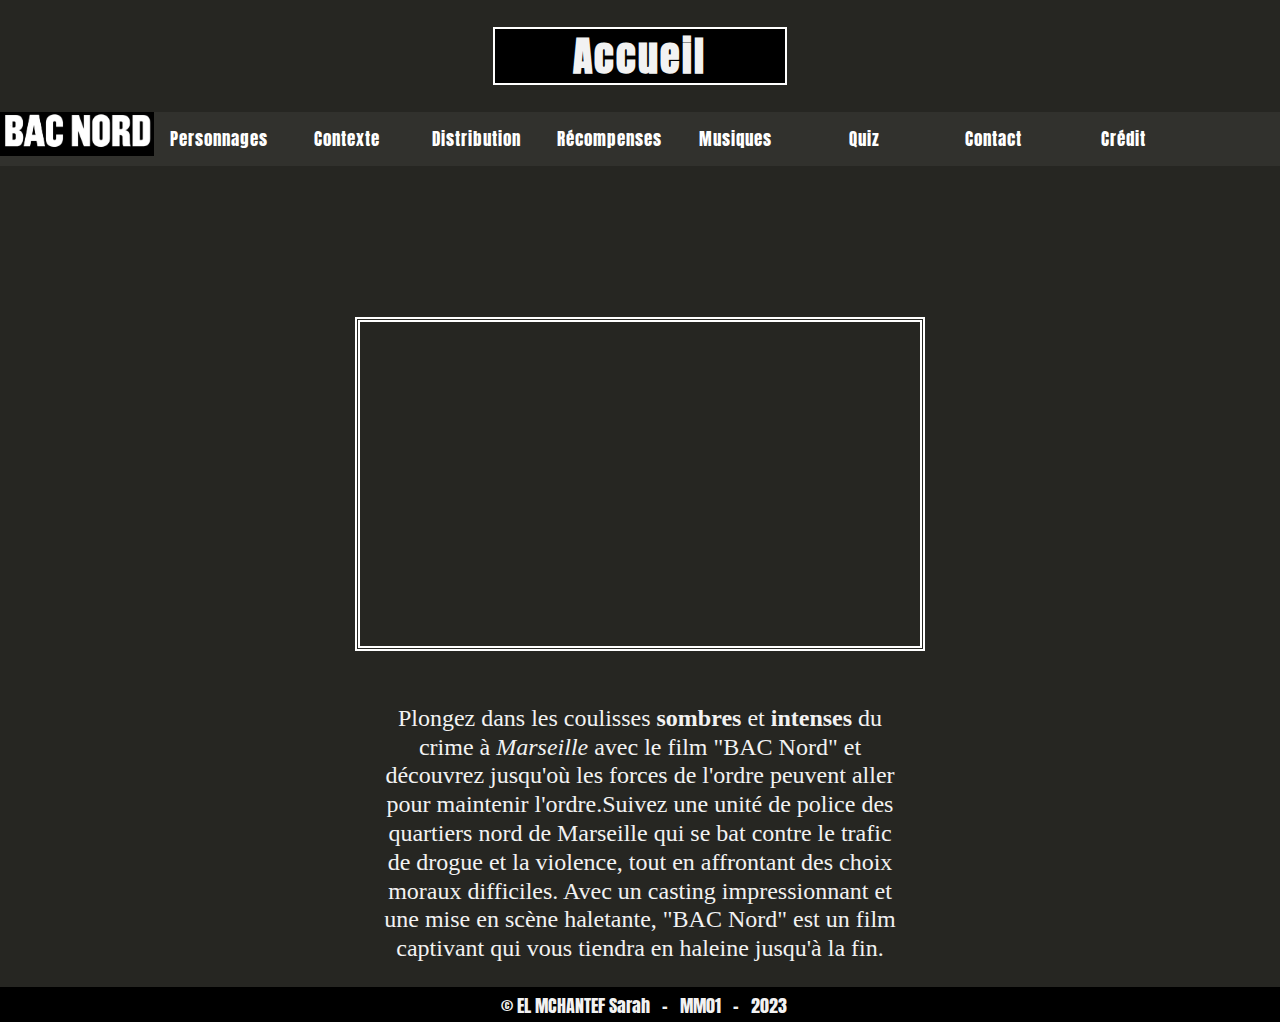
<file: index.html>
<!DOCTYPE html>
<html lang="fr">

<head>
  <meta charset="UTF-8">
  <meta http-equiv="X-UA-Compatible" content="IE=edge">
  <meta name="viewport" content="width=device-width, initial-scale=1.0">
  <meta name="keywords" content="Bac Nord, Action, Police">
  <meta name="description" content="Site pour les fans du film BAC Nord ou les personnes s'y interessant">
  <meta name="author" content="Sarah EL MCHANTEF">
  <title>Accueil</title>
  <!--On associe la page html à une feuille de style-->
  <link rel="stylesheet" href="style/style.css">

  <!--On importe les favicons-->
  <link rel="apple-touch-icon" sizes="180x180" href="img/favicon 180x180.jpg">
  <link rel="icon" type="image/png" sizes="32x32" href="img/favicon 32x32.jpg">
  <link rel="icon" type="image/png" sizes="16x16" href="img/favicon 16x16.jpg">
  <link rel="manifest" href="img/favicon 16x16.jpg">

</head>

<body>
  <div class="bacnord">
    <h1>Accueil</h1>
  </div>
  <nav>

    <div class="navbar">

      <div id="brand">
        <!-- On retrouve dans le header tout le menu ainsi que le logo-->
        <header>
          <a href="index.html">
            <div class="logo"><img src="img/1062812_1600x450 (1).jpg" alt="logo_bacnord">
          </a>
      </div>

      <div class="Navigation">
        <div id="hamburger">
          <!--Div qui sert de "pointeur" pour remplir le #hamburger-sidebar -->
          <div id="hamburger-content">
            <div class="dropdown">

              <!-- Tout le menu et le sous-menu-->
              <button class="dropbtn">
                <a> Personnages</a>
                <i class="fa fa-caret-down"></i>
              </button>
              <div class="dropdown-content">
                <a href="page/synopsis.html">Synopsis</a>
                <a href="page/acteurs.html">Acteurs</a>
              </div>
            </div>

            <div class="dropdown">
              <button class="dropbtn">
                <a> Contexte</a>
                <i class="fa fa-caret-down"></i>
              </button>
              <div class="dropdown-content">
                <a href="page/histoire.html">Histoire Vraie</a>
              </div>
            </div>

            <div class="dropdown">
              <button class="dropbtn">
                <a href="page/distribution.html"> Distribution</a>
                <i class="fa fa-caret-down"></i>
              </button>
            </div>

            <div class="dropdown">
              <button class="dropbtn">
                <a href="page/récompenses.html">Récompenses</a>
                <i class="fa fa-caret-down"></i>
              </button>
            </div>


            <div class="dropdown">
              <button class="dropbtn">
                <a href="page/musique.html">Musiques</a>
                <i class="fa fa-caret-down"></i>
              </button>
            </div>


            <div class="dropdown">
              <button class="dropbtn">
                <a href="page/quiz.html">Quiz</a>
                <i class="fa fa-caret-down"></i>
              </button>
            </div>

            <div class="dropdown">
              <button class="dropbtn">
                <a href="page/contacts.html">Contact</a>
                <i class="fa fa-caret-down"></i>
              </button>
            </div>

            <div class="dropdown">
              <button class="dropbtn">
                <a href="page/crédit.html">Crédit</a>
                <i class="fa fa-caret-down"></i>
              </button>
            </div>


          </div>
        </div>
        <!-- Le bouton du menu burger et sa forme-->
        <button id="hamburger-button">&#9776;</button>
        <!--L'endroit où apparaitra le menu et sous-menu lorsque l'on clique sur le bouton burger-->
        <div id="hamburger-sidebar">
          <div id="hamburger-sidebar-header"></div>
          <div id="hamburger-sidebar-body"></div>
        </div>

        <!-- Un calque pour rendre le contenu de fond plus sombre-->
        <div id="hamburger-overlay"></div>
      </div>
    </div>
  </nav>
  <br><br><br><br>
  <!-- le contenue de la page accueil-->
  <div class="bandeannonce">
    <iframe width="560" height="315" src="https://www.youtube.com/embed/iyVLnChTs8w" title="YouTube video player"
      frameborder="0"
      allow="accelerometer; autoplay; clipboard-write; encrypted-media; gyroscope; picture-in-picture; web-share"
      allowfullscreen></iframe>
  </div>

  </div>
  <br>
  <div class="texteaccueil">
    <p>Plongez dans les coulisses<strong> sombres</strong> et <strong>intenses</strong> du crime à<em> Marseille</em>
      avec le film "BAC Nord" et découvrez jusqu'où les forces de l'ordre peuvent aller pour maintenir l'ordre.Suivez
      une unité de police des quartiers nord de Marseille qui se bat contre le trafic de drogue et la violence, tout
      en affrontant des choix moraux difficiles. Avec un casting impressionnant et une mise en scène haletante, "BAC
      Nord" est un film captivant qui vous tiendra en haleine jusqu'à la fin.</p>

  </div>


  <!-- Script pour afficher le menu et la sidebar lorsque l'on clique sur le bouton burger-->
  <script type="text/javascript">
    var content = document.querySelector('#hamburger-content');
    var sidebarBody = document.querySelector('#hamburger-sidebar-body');
    var button = document.querySelector('#hamburger-button');
    var overlay = document.querySelector('#hamburger-overlay');
    var activatedClass = 'hamburger-activated';
    var hamburger = document.querySelector('#hamburger');

    sidebarBody.innerHTML = content.innerHTML;

    //Lorsque l'on clique sur le bouton on ajoute la class 'hamburger-activated' à la div hamburger, lorsque l'on reclique dessus cette class disparait.
    button.addEventListener('click', function (e) {
      e.preventDefault();
      this.parentNode.classList.toggle(activatedClass);
    });

    overlay.addEventListener('click', function (e) {
      e.preventDefault();

      this.parentNode.classList.remove(activatedClass);
    });

  </script>

</body>



<!--Footer avec le nom et prénom du développeur, la matière et l'année-->
<footer>
  <p><a href="mailto:sarah.el_mchantef@utt.fr" class="foot">© EL MCHANTEF Sarah &nbsp&nbsp-&nbsp &nbspMM01

      &nbsp&nbsp-&nbsp &nbsp2023</a></p>
</footer>

</html>
</file>
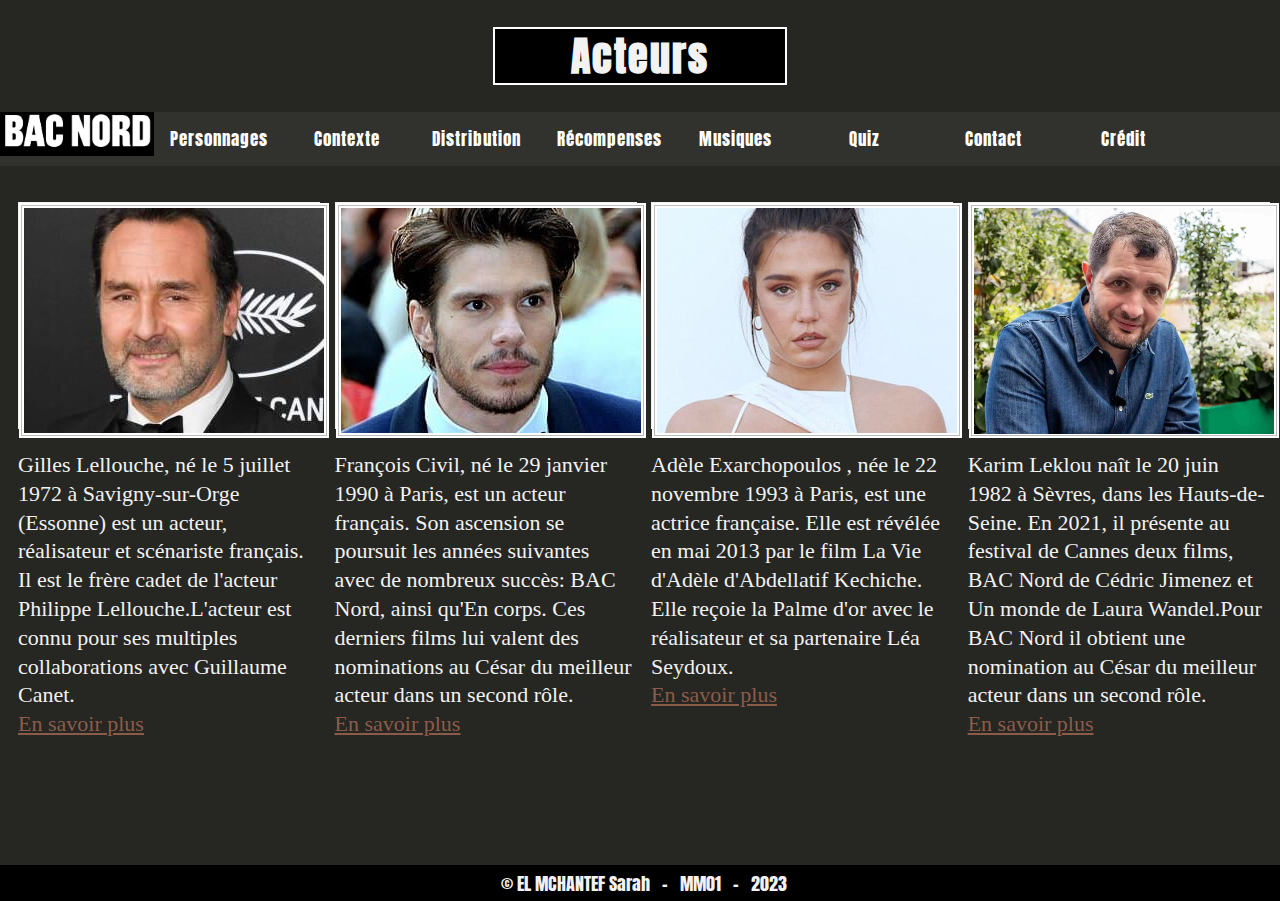
<file: page/acteurs.html>
<!DOCTYPE html>
<html lang="fr">

<head>
  <meta charset="UTF-8">
  <meta http-equiv="X-UA-Compatible" content="IE=edge">
  <meta name="viewport" content="width=device-width, initial-scale=1.0">
  <meta name="keywords" content="Bac Nord, Action, Police">
  <meta name="description" content="Site pour les fans du film BAC Nord ou les personnes s'y interessant">
  <meta name="author" content="Sarah EL MCHANTEF">
  <title>Acteurs</title>
  <!--On associe la page html à une feuille de style-->
  <link rel="stylesheet" href="../style/style.css">
  <!--On importe les favicons-->
  <link rel="apple-touch-icon" sizes="180x180" href="../img/favicon 180x180.jpg">
  <link rel="icon" type="image/jpg" sizes="32x32" href="../img/favicon 32x32.jpg">
  <link rel="icon" type="image/jpg" sizes="16x16" href="../img/favicon 16x16.jpg">
  <link rel="manifest" href="../img/favicon 16x16.jpg">
</head>

<body>
  <div class="bacnord">
    <h1>Acteurs</h1>
  </div>
  <nav>

    <div class="navbar">

      <div id="brand">
        <!-- On retrouve dans le header tout le menu ainsi que le logo-->
        <header>
          <a href="../index.html">
            <div class="logo"><img src="../img/1062812_1600x450 (1).jpg" alt="logo_bacnord">
          </a>
      </div>

      <div class="Navigation">
        <div id="hamburger">
          <!--Div qui sert de "pointeur" pour remplir le #hamburger-sidebar -->
          <div id="hamburger-content">
            <!-- Tout le menu et le sous-menu-->
            <div class="dropdown">
              <button class="dropbtn">
                <a>Personnages</a>
                <i class="fa fa-caret-down"></i>
              </button>
              <div class="dropdown-content">
                <a href="synopsis.html">Synopsis</a>
                <a href="acteurs.html">Acteurs</a>
              </div>
            </div>

            <div class="dropdown">
              <button class="dropbtn">
                <a> Contexte</a>
                <i class="fa fa-caret-down"></i>
              </button>
              <div class="dropdown-content">
                <a href="histoire.html">Histoire Vraie</a>
              </div>
            </div>

            <div class="dropdown">
              <button class="dropbtn">
                <a href="distribution.html"> Distribution</a>
                <i class="fa fa-caret-down"></i>
              </button>
            </div>

            <div class="dropdown">
              <button class="dropbtn">
                <a href="récompenses.html">Récompenses</a>
                <i class="fa fa-caret-down"></i>
              </button>
            </div>


            <div class="dropdown">
              <button class="dropbtn">
                <a href="musique.html">Musiques</a>
                <i class="fa fa-caret-down"></i>
              </button>
            </div>


            <div class="dropdown">
              <button class="dropbtn">
                <a href="quiz.html">Quiz</a>
                <i class="fa fa-caret-down"></i>
              </button>
            </div>

            <div class="dropdown">
              <button class="dropbtn">
                <a href="contacts.html">Contact</a>
                <i class="fa fa-caret-down"></i>
              </button>
            </div>

            <div class="dropdown">
              <button class="dropbtn">
                <a href="crédit.html">Crédit</a>
                <i class="fa fa-caret-down"></i>
              </button>
            </div>


          </div>
        </div>
        <!-- Le bouton du menu burger et sa forme-->
        <button id="hamburger-button">&#9776;</button>
        <!--L'endroit où apparaitra le menu et sous-menu lorsque l'on clique sur le bouton burger-->
        <div id="hamburger-sidebar">
          <div id="hamburger-sidebar-header"></div>
          <div id="hamburger-sidebar-body"></div>
        </div>

        <!-- Un calque pour rendre le contenu de fond plus sombre-->
        <div id="hamburger-overlay"></div>
      </div>
    </div>
  </nav>
  <!--carte de Gilles qui se  quand la souris passe au dessus-->
  <div class="image">
    <div class="greg">
      <div class="flip-card">
        <div class="flip-card-inner">
          <div class="flip-card-front">
            <img src="../img/Gilleslellouche (1).jpg" alt="Avatar" style="width: auto;">
          </div>

          <div class="flip-card-back">
            <h1 class="titreacteurs">Gilles Lellouche</h1>
            <p>Rôle: Greg</p>
            <p>Age:50 ans</p>
            <p>Nationalité: Française</p>

          </div>
        </div>
      </div>
      <div class="texteacteurs">
        <p>Gilles Lellouche, né le 5 juillet 1972 à Savigny-sur-Orge (Essonne) est un acteur,
          réalisateur et scénariste français. Il est le frère cadet de l'acteur Philippe Lellouche.L'acteur est connu
          pour
          ses multiples collaborations avec Guillaume Canet.<br><a href="https://fr.wikipedia.org/wiki/Gilles_Lellouche"
            class="ensavoirplus" target="_blank">En savoir plus</a>
        </p>
      </div>
    </div>
    <!--carte d'Antoine qui se  quand la souris passe au dessus-->
    <div class="Antoine">
      <div class="flip-card">
        <div class="flip-card-inner">
          <div class="flip-card-front">
            <img src="../img/François_Civil (1).jpg" alt="Avatar" style="width: auto;">
          </div>

          <div class="flip-card-back">

            <h1 class="titreacteurs">François Civil</h1>
            <p>Rôle: Antoine</p>
            <p>Age:33 ans</p>
            <p>Nationalité: Française</p>

          </div>
        </div>
      </div>
      <div class="texteacteurs">
        <p>François Civil, né le 29 janvier 1990 à Paris, est un acteur français.
          Son ascension se poursuit les années suivantes avec de nombreux succès: BAC Nord, ainsi qu'En corps. Ces
          derniers films lui valent des nominations au César du meilleur acteur
          dans un second rôle.<br><a href="https://fr.wikipedia.org/wiki/Fran%C3%A7ois_Civil" class="ensavoirplus"
            target="_blank">En savoir plus</a>
        <p>
        </p>
      </div>
    </div>

    <!--carte d'Adele qui se  quand la souris passe au dessus-->
    <div class="Adele">
      <div class="flip-card">
        <div class="flip-card-inner">
          <div class="flip-card-front">
            <img src="../img/adeleextra (2) (1).jpg" alt="Avatar" style="width:100%;">
          </div>
          <div class="flip-card-back">

            <h1 class="titreacteurs">Adele Exarchopoulos</h1>
            <p>Rôle: Nora</p>
            <p>Age:29 ans</p>
            <p>Nationalité: Française</p>

          </div>
        </div>
      </div>
      <div class="texteacteurs">
        <p>Adèle Exarchopoulos , née le 22 novembre 1993 à Paris, est une actrice française.

          Elle est révélée en mai 2013 par le film La Vie d'Adèle d'Abdellatif Kechiche. Elle reçoie la Palme d'or avec
          le réalisateur et sa partenaire Léa Seydoux.<br><a
            href="https://fr.wikipedia.org/wiki/Ad%C3%A8le_Exarchopoulos" class="ensavoirplus" target="_blank">En savoir
            plus</a></p>
      </div>
    </div>

    <!--carte de Karim qui se  quand la souris passe au dessus-->
    <div class="Karim">
      <div class="flip-card">
        <div class="flip-card-inner">
          <div class="flip-card-front">
            <img src="../img/karim.jpg" alt="Avatar" style="width:300px;height:225;">
          </div>
          <div class="flip-card-back">
            <h1 class="titreacteurs">Karim Leklou</h1>
            <p>Rôle: Yass</p>
            <p>Age:40 ans</p>
            <p>Nationalité: Française</p>


          </div>
        </div>
      </div>
      <div class="texteacteurs">
        <p>Karim Leklou naît le 20 juin 1982 à Sèvres, dans les Hauts-de-Seine. En
          2021, il présente au festival de Cannes deux films, BAC Nord de Cédric Jimenez et Un monde de Laura
          Wandel.Pour
          BAC Nord il obtient une nomination au César du meilleur acteur dans un second rôle.<br><a
            href="https://fr.wikipedia.org/wiki/Karim_Leklou" class="ensavoirplus" target="_blank">En savoir plus</a>
        </p>
      </div>
    </div>
  </div>

  </div>
  <br><br>
  <!-- Script pour afficher le menu et la sidebar lorsque l'on clique sur le bouton burger-->
  <script type="text/javascript">
    var content = document.querySelector('#hamburger-content');
    var sidebarBody = document.querySelector('#hamburger-sidebar-body');
    var button = document.querySelector('#hamburger-button');
    var overlay = document.querySelector('#hamburger-overlay');
    var activatedClass = 'hamburger-activated';
    var hamburger = document.querySelector('#hamburger');

    sidebarBody.innerHTML = content.innerHTML;

    //Lorsque l'on clique sur le bouton on ajoute la class 'hamburger-activated' à la div hamburger, lorsque l'on reclique dessus cette class disparait.
    button.addEventListener('click', function (e) {
      e.preventDefault();
      this.parentNode.classList.toggle(activatedClass);
    });

    overlay.addEventListener('click', function (e) {
      e.preventDefault();

      this.parentNode.classList.remove(activatedClass);
    });

  </script>
  <br>
</body>


<!--Footer avec le nom et prénom du développeur, la matière et l'année-->
<footer>
  <p><a href="mailto:sarah.el_mchantef@utt.fr" class="foot">© EL MCHANTEF Sarah &nbsp&nbsp-&nbsp &nbspMM01
      &nbsp&nbsp-&nbsp &nbsp2023</a></p>
</footer>

</html>
</file>
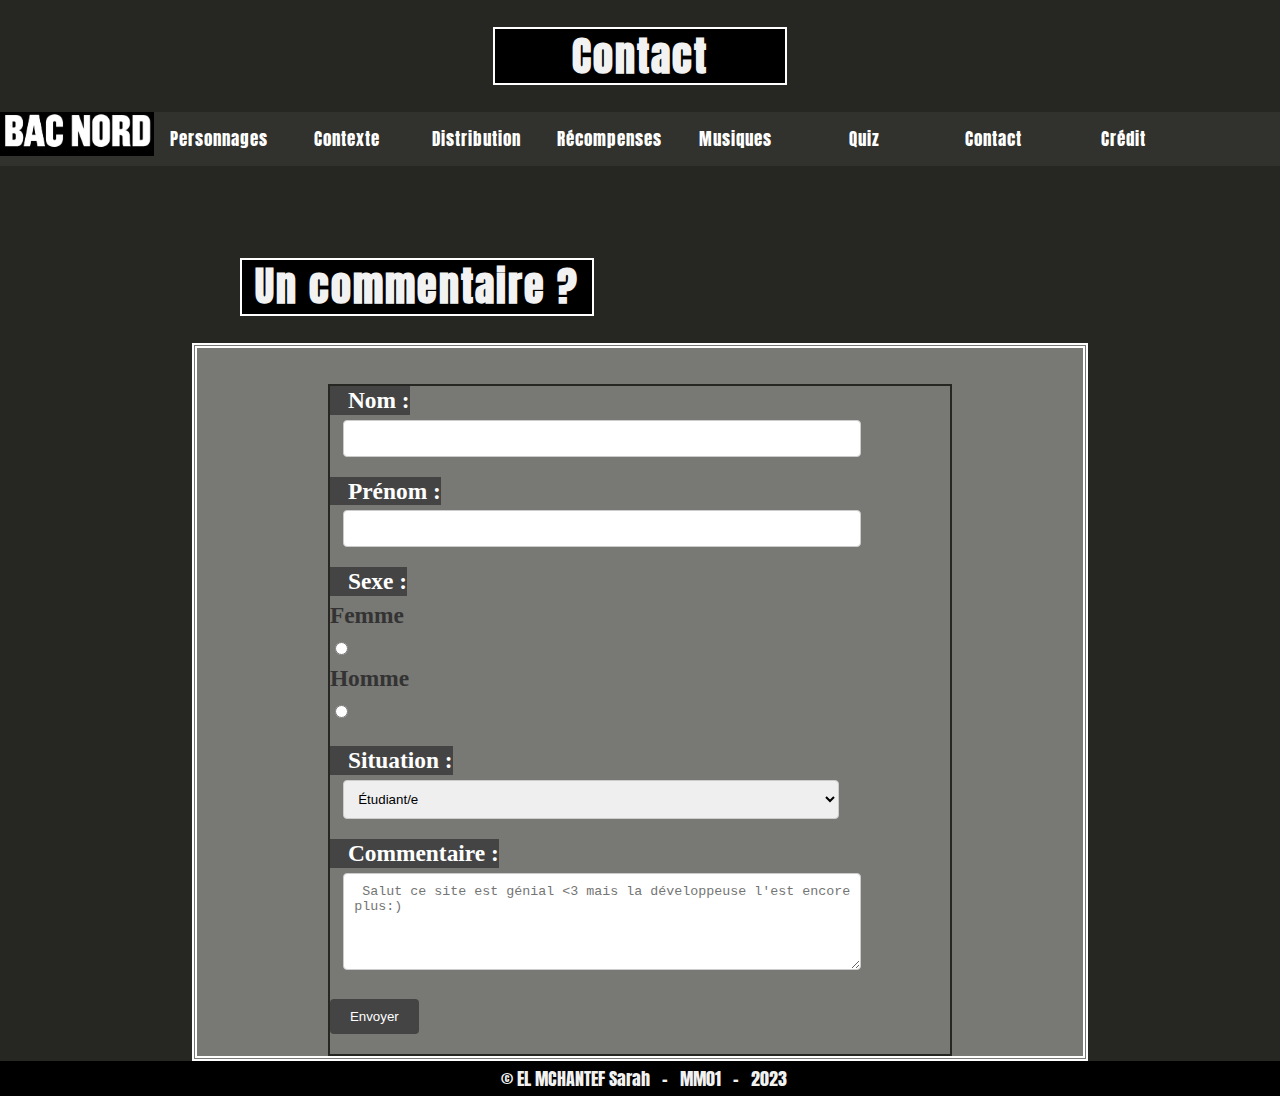
<file: page/contacts.html>
<!DOCTYPE html>
<html lang="fr">

<head>
  <meta charset="UTF-8">
  <meta http-equiv="X-UA-Compatible" content="IE=edge">
  <meta name="viewport" content="width=device-width, initial-scale=1.0">
  <meta name="keywords" content="Bac Nord, Action, Police">
  <meta name="description" content="Site pour les fans du film BAC Nord ou les personnes s'y interessant">
  <meta name="author" content="Sarah EL MCHANTEF">
  <title>Contact</title>
  <!--On associe la page html à une feuille de style-->
  <link rel="stylesheet" href="../style/style.css">
  <!--On importe les favicons-->
  <link rel="apple-touch-icon" sizes="180x180" href="../img/favicon 180x180.jpg">
  <link rel="icon" type="image/jpg" sizes="32x32" href="../img/favicon 32x32.jpg">
  <link rel="icon" type="image/jpg" sizes="16x16" href="../img/favicon 16x16.jpg">
  <link rel="manifest" href="../img/favicon 16x16.jpg">
</head>

<body>
  <div class="bacnord">
    <h1>Contact</h1>
  </div>
  <nav>
    <div class="navbar">

      <div id="brand">
        <header>
          <!-- On retrouve dans le header tout le menu ainsi que le logo-->
          <a href="../index.html">
            <div class="logo"><img src="../img/1062812_1600x450 (1).jpg" alt="logo_bacnord">
          </a>
      </div>

      <div class="Navigation">
        <div id="hamburger">
          <!--Div qui sert de "pointeur" pour remplir le #hamburger-sidebar -->
          <div id="hamburger-content">
            <!-- Tout le menu et le sous-menu-->
            <div class="dropdown">
              <button class="dropbtn">
                <a>Personnages</a>
                <i class="fa fa-caret-down"></i>
              </button>
              <div class="dropdown-content">
                <a href="synopsis.html">Synopsis</a>
                <a href="acteurs.html">Acteurs</a>
              </div>
            </div>

            <div class="dropdown">
              <button class="dropbtn">
                <a> Contexte</a>
                <i class="fa fa-caret-down"></i>
              </button>
              <div class="dropdown-content">
                <a href="histoire.html">Histoire Vraie</a>
              </div>
            </div>

            <div class="dropdown">
              <button class="dropbtn">
                <a href="distribution.html"> Distribution</a>
                <i class="fa fa-caret-down"></i>
              </button>
            </div>

            <div class="dropdown">
              <button class="dropbtn">
                <a href="récompenses.html">Récompenses</a>
                <i class="fa fa-caret-down"></i>
              </button>
            </div>


            <div class="dropdown">
              <button class="dropbtn">
                <a href="musique.html">Musiques</a>
                <i class="fa fa-caret-down"></i>
              </button>
            </div>


            <div class="dropdown">
              <button class="dropbtn">
                <a href="quiz.html">Quiz</a>
                <i class="fa fa-caret-down"></i>
              </button>
            </div>

            <div class="dropdown">
              <button class="dropbtn">
                <a href="contacts.html">Contact</a>
                <i class="fa fa-caret-down"></i>
              </button>
            </div>

            <div class="dropdown">
              <button class="dropbtn">
                <a href="crédit.html">Crédit</a>
                <i class="fa fa-caret-down"></i>
              </button>
            </div>


          </div>
        </div>
        <!-- Le bouton du menu burger et sa forme-->
        <button id="hamburger-button">&#9776;</button>
        <!--L'endroit où apparaitra le menu et sous-menu lorsque l'on clique sur le bouton burger-->
        <div id="hamburger-sidebar">
          <div id="hamburger-sidebar-header"></div>
          <div id="hamburger-sidebar-body"></div>
        </div>

        <!-- Un calque pour rendre le contenu de fond plus sombre-->
        <div id="hamburger-overlay"></div>
      </div>
    </div>
  </nav>

  <br>


  <body>
    <!--Le formulaire pour envoyer son commentaire au développeur (action)-->
    <h1 class="com">Un commentaire ?</h1>
    <div class="form">
      <div class="Contact">
        <div class="formulaire">
          <form action="mailto:sarah.el_mchantef@utt.fr" method="post">
            <div class="form-group">
              <div class="nom">
                <label for="nom">Nom :</label>
              </div>
              <input type="text" id="nom" name="nom" required>
            </div>
            <div class="form-group">
              <div class="nom">
                <label for="prenom">Prénom :</label>
              </div>
              <input type="text" id="prenom" name="prenom" required>
            </div>
            <div class="form-group">
              <div class="nom">
                <label>Sexe :</label>
              </div>


              <label for="femme">Femme</label>
              <input type="radio" id="femme" name="sexe" value="femme" required>
              <label for="homme">Homme</label>
              <input type="radio" id="homme" name="sexe" value="homme" required>
            </div>
            <div class="form-group">
              <div class="nom">
                <label for="situation">Situation :</label>
              </div>
              <select id="situation" name="situation" required>
                <option value="etudiant">Étudiant/e</option>
                <option value="autre">Autre</option>
              </select>
            </div>
            <div class="form-group">
              <div class="nom">

                <label for="commentaire">Commentaire :</label>
              </div>

              <!--Le bloc prendra la valeur par défaut " Salut ce site est génial <3 mais la développeuse l'est encore plus:)"-->
              <textarea type="text" id="msg" name="msg" required rows="5" cols="33"
                placeholder=" Salut ce site est génial <3 mais la développeuse l'est encore plus:)"></textarea>
            </div>
            <!--Un bouton pour soumettre la réponse-->
            <div class="form-group">
              <input type="submit" value="Envoyer">
            </div>
        </div>
        </form>
      </div>
    </div>
    <!-- Script pour afficher le menu et la sidebar lorsque l'on clique sur le bouton burger-->
    <script type="text/javascript">
      var content = document.querySelector('#hamburger-content');
      var sidebarBody = document.querySelector('#hamburger-sidebar-body');
      var button = document.querySelector('#hamburger-button');
      var overlay = document.querySelector('#hamburger-overlay');
      var activatedClass = 'hamburger-activated';
      var hamburger = document.querySelector('#hamburger');

      sidebarBody.innerHTML = content.innerHTML;

      //Lorsque l'on clique sur le bouton on ajoute la class 'hamburger-activated' à la div hamburger, lorsque l'on reclique dessus cette class disparait.
      button.addEventListener('click', function (e) {
        e.preventDefault();
        this.parentNode.classList.toggle(activatedClass);
      });

      overlay.addEventListener('click', function (e) {
        e.preventDefault();

        this.parentNode.classList.remove(activatedClass);
      });

    </script>
    
  </body>
  <!--Footer avec le nom et prénom du développeur, la matière et l'année-->
  <footer>
    <p><a href="mailto:sarah.el_mchantef@utt.fr" class="foot">© EL MCHANTEF Sarah &nbsp&nbsp-&nbsp &nbspMM01
        &nbsp&nbsp-&nbsp &nbsp2023</a></p>
  </footer>

</html>
</file>
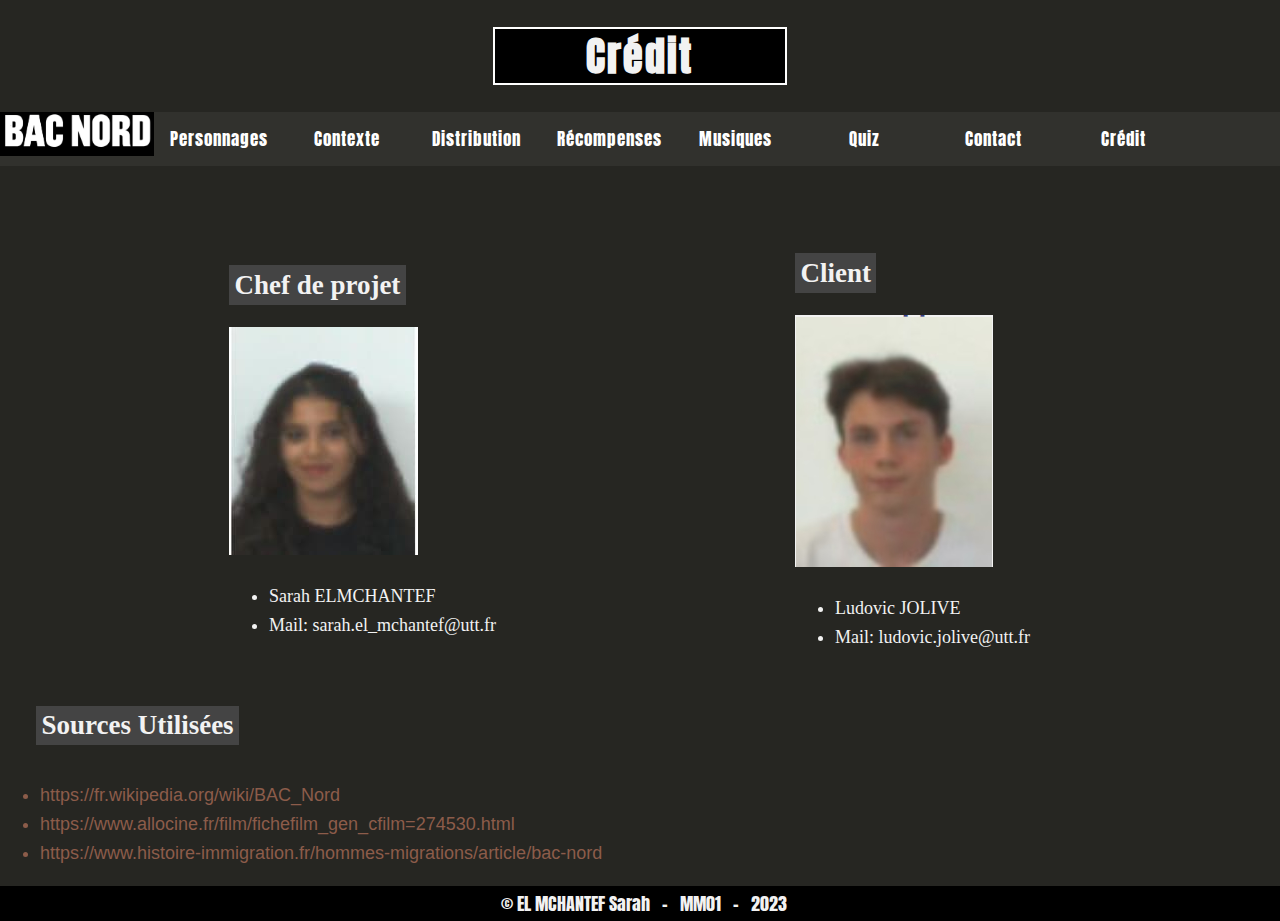
<file: page/crédit.html>
<!DOCTYPE html>
<html lang="fr">

<head>
  <meta charset="UTF-8">
  <meta http-equiv="X-UA-Compatible" content="IE=edge">
  <meta name="viewport" content="width=device-width, initial-scale=1.0">
  <meta name="keywords" content="Bac Nord, Action, Police">
  <meta name="description" content="Site pour les fans du film BAC Nord ou les personnes s'y interessant">
  <meta name="author" content="Sarah EL MCHANTEF">
  <title>Crédit</title>
  <!--On associe la page html à une feuille de style-->
  <link rel="stylesheet" href="../style/style.css">
  <!--On importe les favicons-->
  <link rel="apple-touch-icon" sizes="180x180" href="../img/favicon 180x180.jpg">
  <link rel="icon" type="image/jpg" sizes="32x32" href="../img/favicon 32x32.jpg">
  <link rel="icon" type="image/jpg" sizes="16x16" href="../img/favicon 16x16.jpg">
  <link rel="manifest" href="../img/favicon 16x16.jpg">
</head>

<body>
  <div class="bacnord">
    <h1>Crédit</h1>
  </div>
  <nav>

    <div class="navbar">

      <div id="brand">
        <header>
          <!-- On retrouve dans le header tout le menu ainsi que le logo-->
          <a href="../index.html">
            <div class="logo"><img src="../img/1062812_1600x450 (1).jpg" alt="logo_bacnord">
          </a>
      </div>

      <div class="Navigation">
        <div id="hamburger">
          <!--Div qui sert de "pointeur" pour remplir le #hamburger-sidebar -->
          <div id="hamburger-content">
            <!-- Tout le menu et le sous-menu-->
            <div class="dropdown">
              <button class="dropbtn">
                <a>Personnages</a>
                <i class="fa fa-caret-down"></i>
              </button>
              <div class="dropdown-content">
                <a href="synopsis.html">Synopsis</a>
                <a href="acteurs.html">Acteurs</a>
              </div>
            </div>

            <div class="dropdown">
              <button class="dropbtn">
                <a> Contexte</a>
                <i class="fa fa-caret-down"></i>
              </button>
              <div class="dropdown-content">
                <a href="histoire.html">Histoire Vraie</a>
              </div>
            </div>

            <div class="dropdown">
              <button class="dropbtn">
                <a href="distribution.html"> Distribution</a>
                <i class="fa fa-caret-down"></i>
              </button>
            </div>

            <div class="dropdown">
              <button class="dropbtn">
                <a href="récompenses.html">Récompenses</a>
                <i class="fa fa-caret-down"></i>
              </button>
            </div>


            <div class="dropdown">
              <button class="dropbtn">
                <a href="musique.html">Musiques</a>
                <i class="fa fa-caret-down"></i>
              </button>
            </div>


            <div class="dropdown">
              <button class="dropbtn">
                <a href="quiz.html">Quiz</a>
                <i class="fa fa-caret-down"></i>
              </button>
            </div>

            <div class="dropdown">
              <button class="dropbtn">
                <a href="contacts.html">Contact</a>
                <i class="fa fa-caret-down"></i>
              </button>
            </div>

            <div class="dropdown">
              <button class="dropbtn">
                <a href="crédit.html">Crédit</a>
                <i class="fa fa-caret-down"></i>
              </button>
            </div>


          </div>
        </div>
        <!-- Le bouton du menu burger et sa forme-->
        <button id="hamburger-button">&#9776;</button>
        <!--L'endroit où apparaitra le menu et sous-menu lorsque l'on clique sur le bouton burger-->
        <div id="hamburger-sidebar">
          <div id="hamburger-sidebar-header"></div>
          <div id="hamburger-sidebar-body"></div>
        </div>

        <!-- Un calque pour rendre le contenu de fond plus sombre-->
        <div id="hamburger-overlay"></div>
      </div>
    </div>
  </nav>
  <br>

  <div class="tout">
    <div class="credit-section">
      <!--On indique le nom; prénom, mail et rôle de chaque personne de l'équipe-->
      <!--Partie sur la chef de projet Sarah Elmchantef-->
      <h2>Chef de projet</h2>
      <div class="image-wrapper">
        <div class="Sarah">
          <img src="../img/Sarahvrai2.jpg" alt="Sarah">


          <ul>

            <li>Sarah ELMCHANTEF</li>
            <li>Mail: sarah.el_mchantef@utt.fr</li>
          </ul>
        </div>
      </div>
    </div>
    <!--Partie sur le Client Ludovic JOLIEV-->
    <div class="credit-section">
      <div class="titreclient">
        <h2>Client</h2>
      </div>
      <div class="Ludo">
        <div class="image-wrapper">
          <img src="../img/ludo.jpg" alt="Ludovic">
        </div>
        <ul>
          <li>Ludovic JOLIVE</li>
          <li>Mail: ludovic.jolive@utt.fr</li>
        </ul>
      </div>
    </div>
  </div>
  <!--Sources utilisés pour le site web sans que ce soit un lien par la demande de mon client-->
  <div class="sources">
    <div class="sourcetitre">
      <h2>Sources Utilisées</h2>
    </div>
    <ul>

      <li>https://fr.wikipedia.org/wiki/BAC_Nord</li>
      <li>https://www.allocine.fr/film/fichefilm_gen_cfilm=274530.html</li>
      <li>https://www.histoire-immigration.fr/hommes-migrations/article/bac-nord</li>
      <!-- Ajoutez d'autres sources ici -->
    </ul>
  </div>
  <!-- Script pour afficher le menu et la sidebar lorsque l'on clique sur le bouton burger-->
  <script type="text/javascript">
    var content = document.querySelector('#hamburger-content');
    var sidebarBody = document.querySelector('#hamburger-sidebar-body');
    var button = document.querySelector('#hamburger-button');
    var overlay = document.querySelector('#hamburger-overlay');
    var activatedClass = 'hamburger-activated';
    var hamburger = document.querySelector('#hamburger');

    sidebarBody.innerHTML = content.innerHTML;

    //Lorsque l'on clique sur le bouton on ajoute la class 'hamburger-activated' à la div hamburger, lorsque l'on reclique dessus cette class disparait.
    button.addEventListener('click', function (e) {
      e.preventDefault();
      this.parentNode.classList.toggle(activatedClass);
    });

    overlay.addEventListener('click', function (e) {
      e.preventDefault();

      this.parentNode.classList.remove(activatedClass);
    });

  </script>
</body>
<!--Footer avec le nom et prénom du développeur, la matière et l'année-->
<footer>
  <p><a href="mailto:sarah.el_mchantef@utt.fr" class="foot">© EL MCHANTEF Sarah &nbsp&nbsp-&nbsp &nbspMM01
      &nbsp&nbsp-&nbsp &nbsp2023</a></p>
</footer>

</html>
</file>
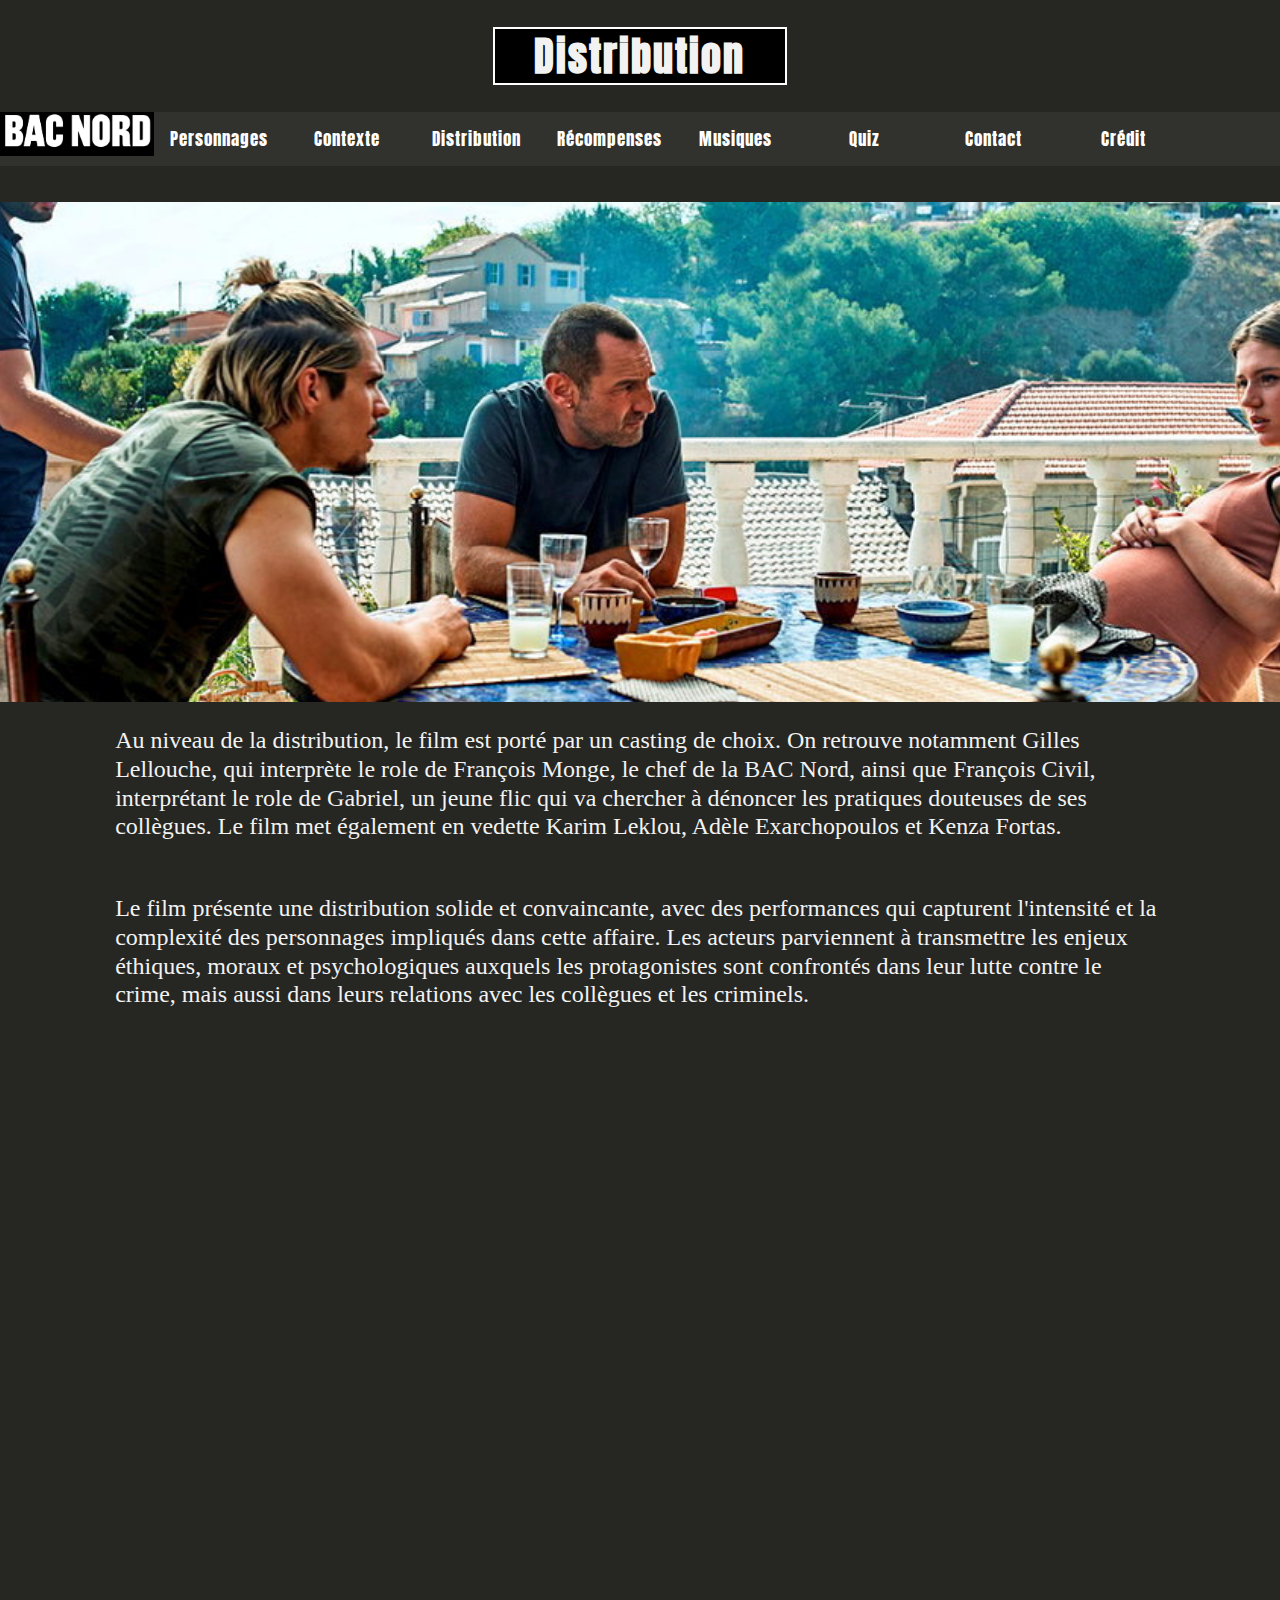
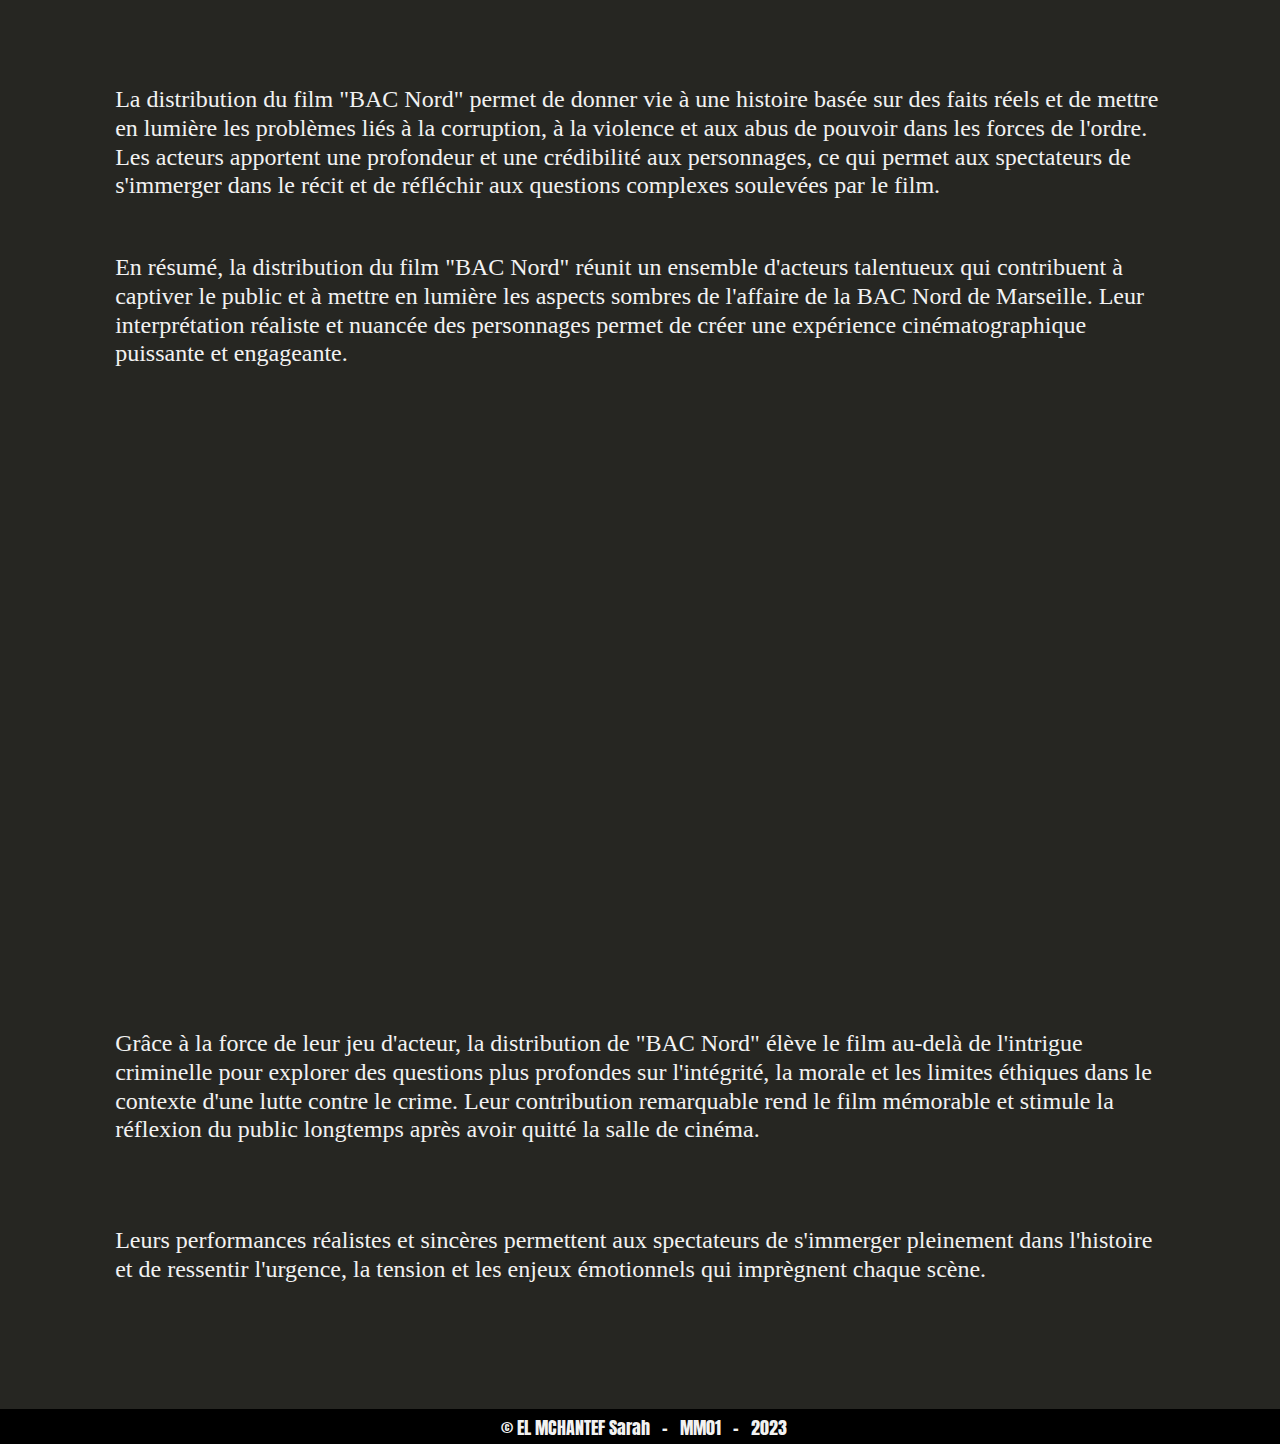
<file: page/distribution.html>
<!DOCTYPE html>
<html lang="fr">

<head>
  <meta charset="UTF-8">
  <meta http-equiv="X-UA-Compatible" content="IE=edge">
  <meta name="viewport" content="width=device-width, initial-scale=1.0">
  <meta name="keywords" content="Bac Nord, Action, Police">
  <meta name="description" content="Site pour les fans du film BAC Nord ou les personnes s'y interessant">
  <meta name="author" content="Sarah EL MCHANTEF">
  <title>Distribution</title>
  <!--On associe la page html à une feuille de style-->
  <link rel="stylesheet" href="../style/style.css">
  <!--On importe les favicons-->
  <link rel="apple-touch-icon" sizes="180x180" href="../img/favicon 180x180.jpg">
  <link rel="icon" type="image/jpg" sizes="32x32" href="../img/favicon 32x32.jpg">
  <link rel="icon" type="image/jpg" sizes="16x16" href="../img/favicon 16x16.jpg">
  <link rel="manifest" href="../img/favicon 16x16.jpg">
</head>

<body>
  <div class="bacnord">
    <h1>Distribution</h1>
  </div>
  <nav>

    <div class="navbar">

      <div id="brand">
        <header>
          <!-- On retrouve dans le header tout le menu ainsi que le logo-->
          <a href="../index.html">
            <div class="logo"><img src="../img/1062812_1600x450 (1).jpg" alt="logo_bacnord">
          </a>
      </div>
      <div class="Navigation">
        <div id="hamburger">
          <!--Div qui sert de "pointeur" pour remplir le #hamburger-sidebar -->
          <div id="hamburger-content">
            <!-- Tout le menu et le sous-menu-->
            <div class="dropdown">
              <button class="dropbtn">
                <a>Personnages</a>
                <i class="fa fa-caret-down"></i>
              </button>
              <div class="dropdown-content">
                <a href="synopsis.html">Synopsis</a>
                <a href="acteurs.html">Acteurs</a>
              </div>
            </div>

            <div class="dropdown">
              <button class="dropbtn">
                <a> Contexte</a>
                <i class="fa fa-caret-down"></i>
              </button>
              <div class="dropdown-content">
                <a href="histoire.html">Histoire Vraie</a>
              </div>
            </div>

            <div class="dropdown">
              <button class="dropbtn">
                <a href="distribution.html"> Distribution</a>
                <i class="fa fa-caret-down"></i>
              </button>
            </div>

            <div class="dropdown">
              <button class="dropbtn">
                <a href="récompenses.html">Récompenses</a>
                <i class="fa fa-caret-down"></i>
              </button>
            </div>


            <div class="dropdown">
              <button class="dropbtn">
                <a href="musique.html">Musiques</a>
                <i class="fa fa-caret-down"></i>
              </button>
            </div>


            <div class="dropdown">
              <button class="dropbtn">
                <a href="quiz.html">Quiz</a>
                <i class="fa fa-caret-down"></i>
              </button>
            </div>

            <div class="dropdown">
              <button class="dropbtn">
                <a href="contacts.html">Contact</a>
                <i class="fa fa-caret-down"></i>
              </button>
            </div>

            <div class="dropdown">
              <button class="dropbtn">
                <a href="crédit.html">Crédit</a>
                <i class="fa fa-caret-down"></i>
              </button>
            </div>


          </div>
        </div>
        <!-- Le bouton du menu burger et sa forme-->
        <button id="hamburger-button">&#9776;</button>
        <!--L'endroit où apparaitra le menu et sous-menu lorsque l'on clique sur le bouton burger-->
        <div id="hamburger-sidebar">
          <div id="hamburger-sidebar-header"></div>
          <div id="hamburger-sidebar-body"></div>
        </div>

        <!-- Un calque pour rendre le contenu de fond plus sombre-->
        <div id="hamburger-overlay"></div>
      </div>
    </div>
  </nav>
  <div class="parallax1"></div>
  <!--texte1 qui se situera en dessous du 1er parallaxe-->
  <div style="height:435px;background-color:#262622;font-size:20px">
    <div class="textedistribution">
      <p>Au niveau de la distribution, le film est porté par un casting de choix. On retrouve notamment Gilles
        Lellouche, qui interprète le role de François Monge, le chef de la BAC Nord, ainsi que François Civil,
        interprétant le role de Gabriel, un jeune flic qui va chercher à dénoncer les pratiques douteuses de ses
        collègues. Le film met également en vedette Karim Leklou, Adèle Exarchopoulos et Kenza Fortas.
    </div>
    <br>
    <div class="pastel">Le film présente une distribution solide et convaincante, avec des performances qui capturent
      l'intensité et la complexité des personnages impliqués dans cette affaire. Les acteurs parviennent à
      transmettre les enjeux éthiques, moraux et psychologiques auxquels les protagonistes sont confrontés dans leur
      lutte contre le crime, mais aussi dans leurs relations avec les collègues et les criminels.
      </p>
    </div>

  </div>

  <div class="parallax2"></div>
  <!--texte1 qui se situera en dessous du 2eme parallaxe-->
  <div style="height:420px;background-color:#262622;font-size:36px">
    <div class="textedistribution">
      <p>La distribution du film "BAC Nord" permet de donner vie à une histoire basée sur des faits réels et de mettre
        en lumière les problèmes liés à la corruption, à la violence et aux abus de pouvoir dans les forces de
        l'ordre. Les acteurs apportent une profondeur et une crédibilité aux personnages, ce qui permet aux
        spectateurs de s'immerger dans le récit et de réfléchir aux questions complexes soulevées par le film.
    </div>
    <br>
    <div class="pastel"> En résumé, la distribution du film "BAC Nord" réunit un ensemble d'acteurs talentueux qui
      contribuent à
      captiver le public et à mettre en lumière les aspects sombres de l'affaire de la BAC Nord de Marseille. Leur
      interprétation réaliste et nuancée des personnages permet de créer une expérience cinématographique puissante
      et engageante.</div>
    </p>

  </div>


  <div class="parallax3"></div>
  <!--texte1 qui se situera en dessous du 3eme parallaxe-->
  <div style="height:380px;background-color:#262622;font-size:36px">
    <div class="textedistribution">
      <p>Grâce à la force de leur jeu d'acteur, la distribution de "BAC Nord" élève le film au-delà de l'intrigue
        criminelle pour explorer des questions plus profondes sur l'intégrité, la morale et les limites éthiques dans
        le contexte d'une lutte contre le crime. Leur contribution remarquable rend le film mémorable et stimule la
        réflexion du public longtemps après avoir quitté la salle de cinéma.
    </div>
    <br>
    <div class="pastel">
      <br>Leurs performances réalistes et sincères permettent aux spectateurs de s'immerger pleinement dans
      l'histoire et de ressentir l'urgence, la tension et les enjeux émotionnels qui imprègnent chaque scène.
      </p>
    </div>

  </div>

  <!-- Script pour afficher le menu et la sidebar lorsque l'on clique sur le bouton burger-->
  <script type="text/javascript">
    var content = document.querySelector('#hamburger-content');
    var sidebarBody = document.querySelector('#hamburger-sidebar-body');
    var button = document.querySelector('#hamburger-button');
    var overlay = document.querySelector('#hamburger-overlay');
    var activatedClass = 'hamburger-activated';
    var hamburger = document.querySelector('#hamburger');

    sidebarBody.innerHTML = content.innerHTML;

    //Lorsque l'on clique sur le bouton on ajoute la class 'hamburger-activated' à la div hamburger, lorsque l'on reclique dessus cette class disparait.
    button.addEventListener('click', function (e) {
      e.preventDefault();
      this.parentNode.classList.toggle(activatedClass);
    });

    overlay.addEventListener('click', function (e) {
      e.preventDefault();

      this.parentNode.classList.remove(activatedClass);
    });

  </script>
</body>
<!--Footer avec le nom et prénom du développeur, la matière et l'année-->
<footer>
  <p><a href="mailto:sarah.el_mchantef@utt.fr" class="foot">© EL MCHANTEF Sarah &nbsp&nbsp-&nbsp &nbspMM01
      &nbsp&nbsp-&nbsp &nbsp2023</a></p>
</footer>

</html>
</file>
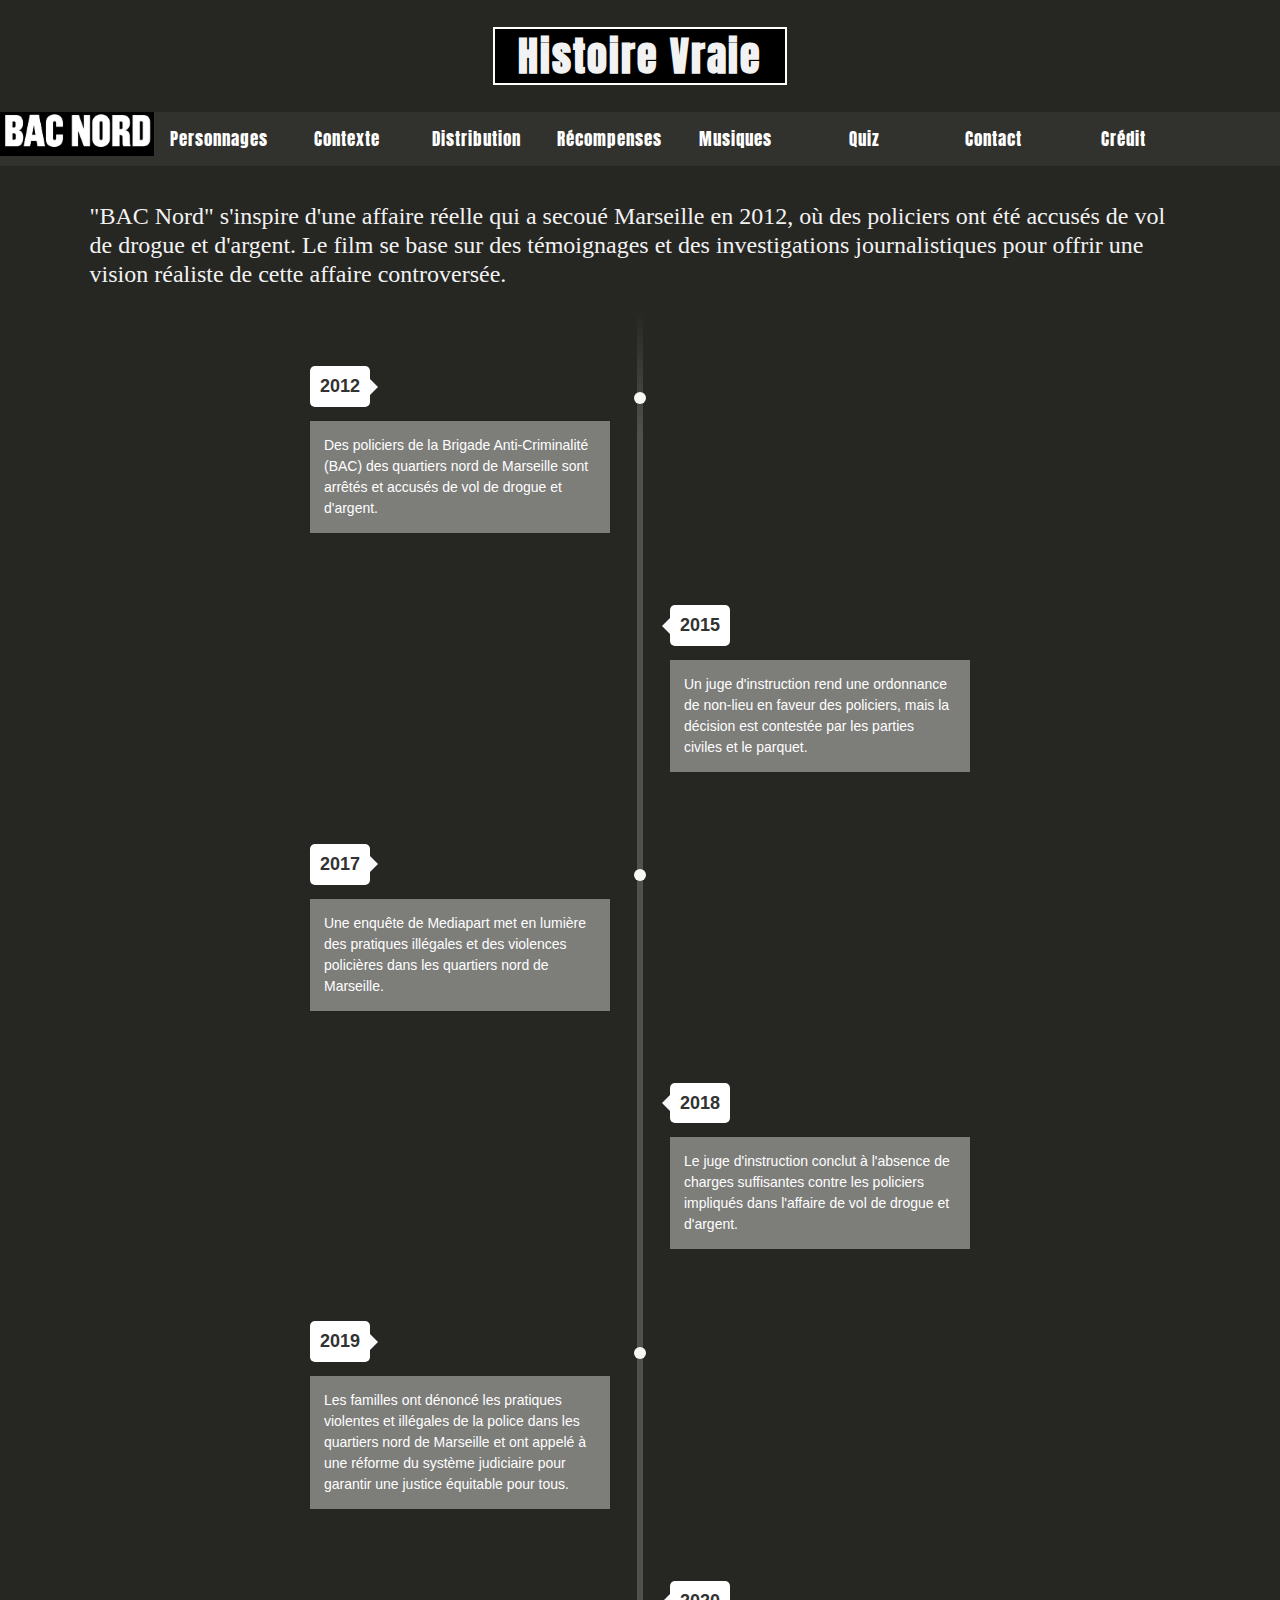
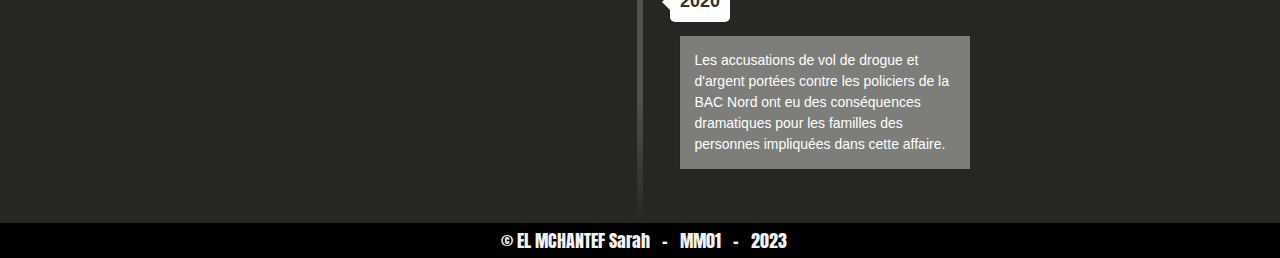
<file: page/histoire.html>
<!DOCTYPE html>
<html lang="fr">

<head>
  <meta charset="UTF-8">
  <meta http-equiv="X-UA-Compatible" content="IE=edge">
  <meta name="viewport" content="width=device-width, initial-scale=1.0">
  <meta name="keywords" content="Bac Nord, Action, Police">
  <meta name="description" content="Site pour les fans du film BAC Nord ou les personnes s'y interessant">
  <meta name="author" content="Sarah EL MCHANTEF">
  <title>Contexte</title>
  <!--On associe la page html à une feuille de style-->
  <link rel="stylesheet" href="../style/style.css">
  <!--On importe les favicons-->
  <link rel="apple-touch-icon" sizes="180x180" href="../img/favicon 180x180.jpg">
  <link rel="icon" type="image/jpg" sizes="32x32" href="../img/favicon 32x32.jpg">
  <link rel="icon" type="image/jpg" sizes="16x16" href="../img/favicon 16x16.jpg">
  <link rel="manifest" href="../img/favicon 16x16.jpg">
</head>

<body>
  <!--titre que l'on voit affiché-->
  <div class="bacnord">
    <h1>Histoire Vraie</h1>
  </div>
  <nav>
    <div class="navbar">

      <div id="brand">
        <header>
          <a href="../index.html">
            <div class="logo"><img src="../img/1062812_1600x450 (1).jpg" alt="logo_bacnord">
          </a>
      </div>

      <div class="Navigation">
        <div id="hamburger">
          <!--Div qui sert de "pointeur" pour remplir le #hamburger-sidebar -->
          <div id="hamburger-content">
            <div class="dropdown">
              <button class="dropbtn">
                <a>Personnages</a>
                <i class="fa fa-caret-down"></i>
              </button>
              <div class="dropdown-content">
                <a href="synopsis.html">Synopsis</a>
                <a href="acteurs.html">Acteurs</a>
              </div>
            </div>

            <div class="dropdown">
              <button class="dropbtn">
                <a> Contexte</a>
                <i class="fa fa-caret-down"></i>
              </button>
              <div class="dropdown-content">
                <a href="histoire.html">Histoire Vraie</a>
              </div>
            </div>

            <div class="dropdown">
              <button class="dropbtn">
                <a href="distribution.html"> Distribution</a>
                <i class="fa fa-caret-down"></i>
              </button>
            </div>

            <div class="dropdown">
              <button class="dropbtn">
                <a href="récompenses.html">Récompenses</a>
                <i class="fa fa-caret-down"></i>
              </button>
            </div>


            <div class="dropdown">
              <button class="dropbtn">
                <a href="musique.html">Musiques</a>
                <i class="fa fa-caret-down"></i>
              </button>
            </div>


            <div class="dropdown">
              <button class="dropbtn">
                <a href="quiz.html">Quiz</a>
                <i class="fa fa-caret-down"></i>
              </button>
            </div>

            <div class="dropdown">
              <button class="dropbtn">
                <a href="contacts.html">Contact</a>
                <i class="fa fa-caret-down"></i>
              </button>
            </div>

            <div class="dropdown">
              <button class="dropbtn">
                <a href="crédit.html">Crédit</a>
                <i class="fa fa-caret-down"></i>
              </button>
            </div>


          </div>
        </div>
        <!-- Le bouton du menu burger et sa forme-->
        <button id="hamburger-button">&#9776;</button>
        <!--L'endroit où apparaitra le menu et sous-menu lorsque l'on clique sur le bouton burger-->
        <div id="hamburger-sidebar">
          <div id="hamburger-sidebar-header"></div>
          <div id="hamburger-sidebar-body"></div>
        </div>

        <!-- Un calque pour rendre le contenu de fond plus sombre-->
        <div id="hamburger-overlay"></div>
      </div>
    </div>
  </nav>
  <div class="textehistoire">
    <p>"BAC Nord" s'inspire d'une affaire réelle qui a secoué Marseille en 2012, où des policiers ont été accusés de vol
      de drogue et d'argent. Le film se base sur des témoignages et des investigations journalistiques pour offrir une
      vision réaliste de cette affaire controversée.</p>
  </div>
  <section class="intro">
    <div class="container">

    </div>
  </section>

  <ul class="timeline">

    <!-- Pour la 1ere infos de la timeline -->
    <li>
      <div class="direction-0">
        <div class="flag-wrapper">
          <span class="flag">2012</span>

        </div>
        <div class="desc">Des policiers de la Brigade Anti-Criminalité (BAC) des quartiers nord de Marseille sont
          arrêtés et accusés de vol de drogue et d'argent.</div>
      </div>
    </li>



    <!-- Pour la 2ieme infos de la timeline -->
    <li>
      <div class="direction-l">
        <div class="flag-wrapper">
          <div class="droite">
            <span class="flag">2015</span>

          </div>
          <div class="adroite">
            <div class="desc">Un juge d'instruction rend une ordonnance de non-lieu en faveur des policiers, mais la
              décision est contestée par les parties civiles et le parquet.</div>
          </div>
        </div>
      </div>
    </li>

    <!-- Pour la 3ieme infos de la timeline -->
    <li>

      <div class="direction-2">
        <div class="flag-wrapper">
          <span class="flag">2017</span>

        </div>
        <div class="desc">Une enquête de Mediapart met en lumière des pratiques illégales et des violences policières
          dans les quartiers nord de Marseille.</div>
      </div>
    </li>
    <!-- Pour la 3ieme infos de la timeline -->
    <li>
      <div class="direction-3">
        <div class="flag-wrapper">
          <div class="droite">
            <span class="flag">2018</span>

          </div>
          <div class="adroite">
            <div class="desc">Le juge d'instruction conclut à l'absence de charges suffisantes contre les policiers
              impliqués dans l'affaire de vol de drogue et d'argent.</div>
          </div>
        </div>
      </div>
    </li>

    <!-- Pour la 3ieme infos de la timeline -->
    <li>
      <div class="direction-4">
        <div class="flag-wrapper">
          <span class="flag">2019</span>

        </div>
        <div class="desc">Les familles ont dénoncé les pratiques violentes et illégales de la police dans les quartiers
          nord de Marseille et ont appelé à une réforme du système judiciaire pour garantir une justice équitable pour
          tous.</div>
      </div>
    </li>
    <!-- Pour la 3ieme infos de la timeline -->
    <li>
      <div class="direction-r">
        <div class="flag-wrapper">
          <div class="droite">
            <span class="flag">2020</span>

          </div>
          <div class="adroite">
            <div class="desc">Les accusations de vol de drogue et d'argent portées contre les policiers de la BAC Nord
              ont eu des conséquences dramatiques pour les familles des personnes impliquées dans cette affaire. </div>
          </div>
        </div>
      </div>
    </li>

  </ul>
  <!-- Script pour afficher le menu et la sidebar lorsque l'on clique sur le bouton burger-->
  <script type="text/javascript">
    var content = document.querySelector('#hamburger-content');
    var sidebarBody = document.querySelector('#hamburger-sidebar-body');
    var button = document.querySelector('#hamburger-button');
    var overlay = document.querySelector('#hamburger-overlay');
    var activatedClass = 'hamburger-activated';
    var hamburger = document.querySelector('#hamburger');

    sidebarBody.innerHTML = content.innerHTML;

    //Lorsque l'on clique sur le bouton on ajoute la class 'hamburger-activated' à la div hamburger, lorsque l'on reclique dessus cette class disparait.
    button.addEventListener('click', function (e) {
      e.preventDefault();
      this.parentNode.classList.toggle(activatedClass);
    });

    overlay.addEventListener('click', function (e) {
      e.preventDefault();

      this.parentNode.classList.remove(activatedClass);
    });

  </script>

</body>

<!--Footer avec le nom et prénom du développeur, la matière et l'année-->
<footer>
  <p><a href="mailto:sarah.el_mchantef@utt.fr" class="foot">© EL MCHANTEF Sarah &nbsp&nbsp-&nbsp &nbspMM01
      &nbsp&nbsp-&nbsp &nbsp2023</a></p>
</footer>

</html>
</file>
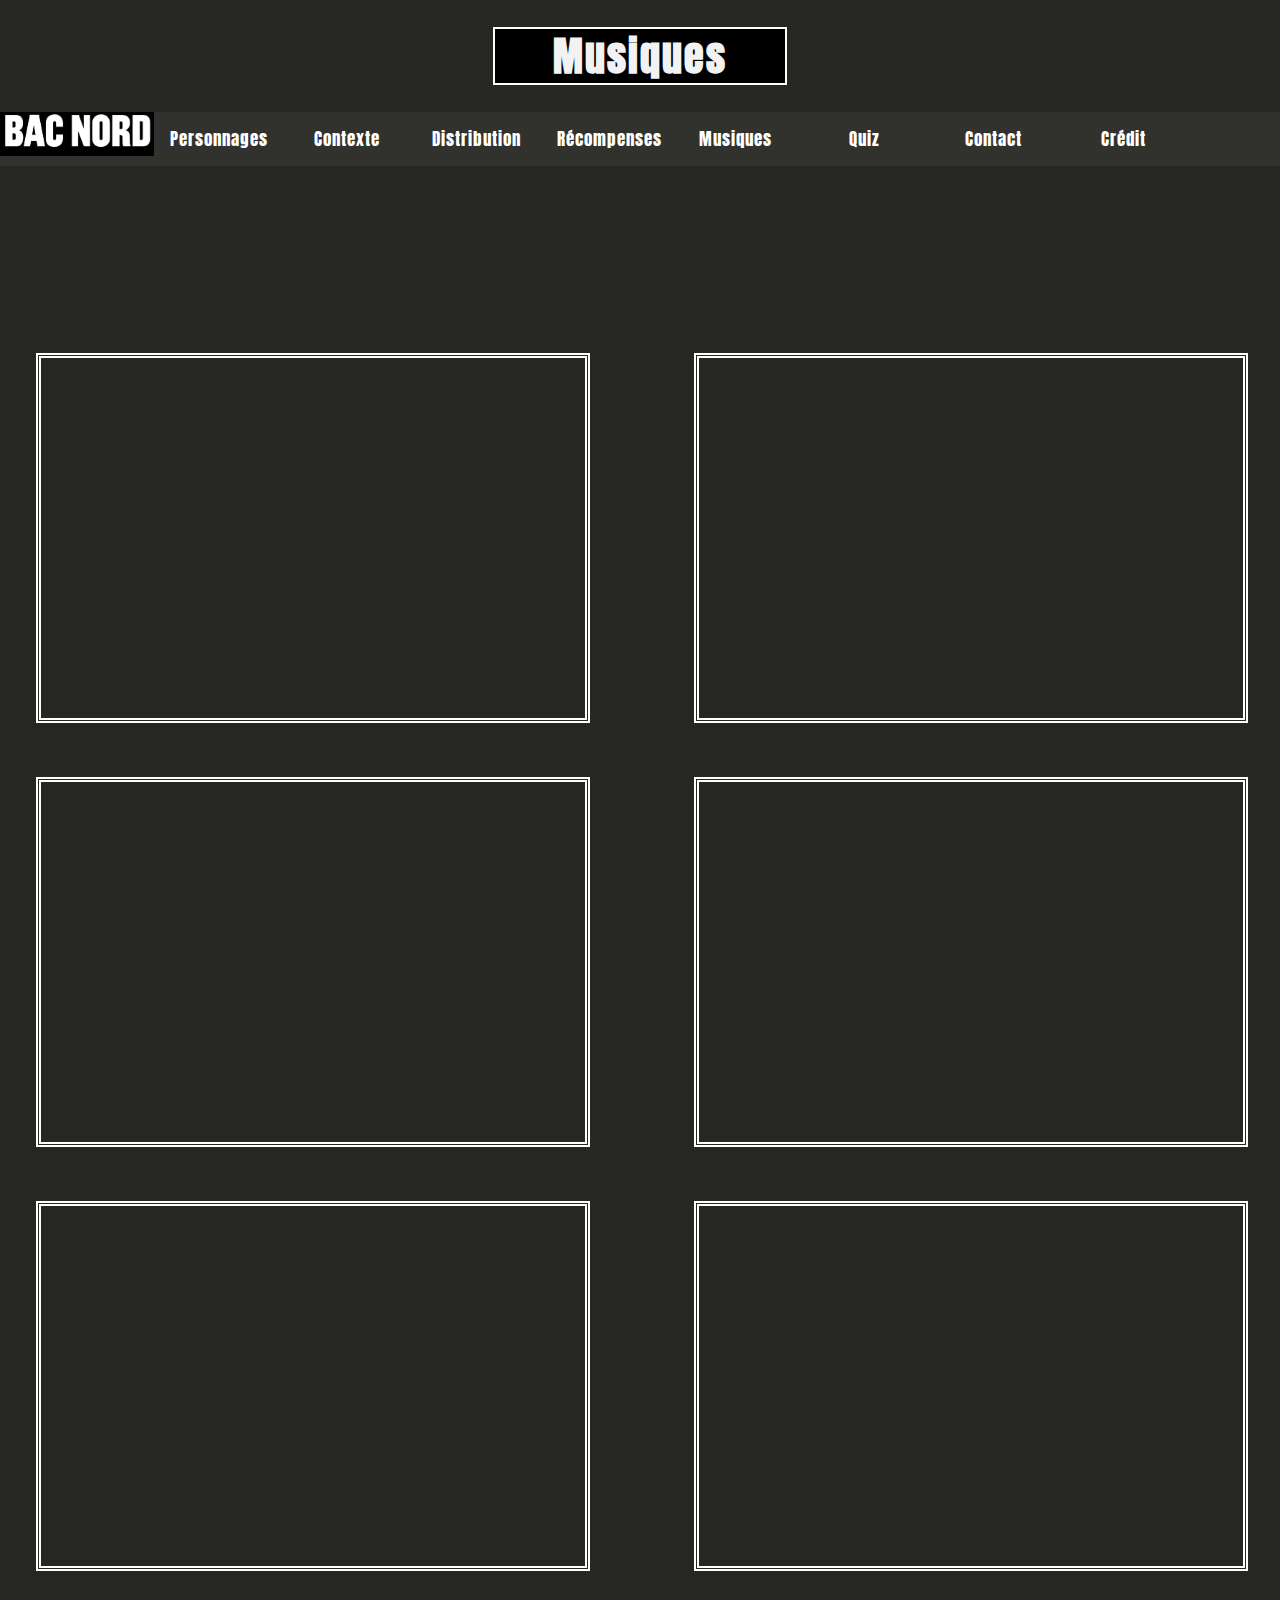
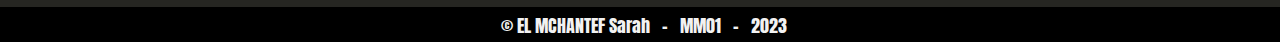
<file: page/musique.html>
<!DOCTYPE html>
<html lang="fr">

<head>
  <meta charset="UTF-8">
  <meta http-equiv="X-UA-Compatible" content="IE=edge">
  <meta name="viewport" content="width=device-width, initial-scale=1.0">
  <meta name="keywords" content="Bac Nord, Action, Police">
  <meta name="description" content="Site pour les fans du film BAC Nord ou les personnes s'y interessant">
  <meta name="author" content="Sarah EL MCHANTEF">

  <title>Musiques</title>
  <!--On associe la page html à une feuille de style-->
  <link rel="stylesheet" href="../style/style.css">
  <!--On importe les favicons-->
  <link rel="apple-touch-icon" sizes="180x180" href="../img/favicon 180x180.jpg">
  <link rel="icon" type="image/jpg" sizes="32x32" href="../img/favicon 32x32.jpg">
  <link rel="icon" type="image/jpg" sizes="16x16" href="../img/favicon 16x16.jpg">
  <link rel="manifest" href="../img/favicon 16x16.jpg">
</head>

<body>
  <div class="bacnord">
    <h1>Musiques</h1>
  </div>
  <nav>

    <div class="navbar">

      <div id="brand">
        <header>
          <a href="../index.html">
            <div class="logo"><img src="../img/1062812_1600x450 (1).jpg" alt="logo_bacnord">
          </a>
      </div>
      <!-- La div Navigation utilisée pour donner une couleur au background -->
      <div class="Navigation">
        <div id="hamburger">
          <!--Div qui sert de "pointeur" pour remplir le #hamburger-sidebar -->
          <div id="hamburger-content">
            <div class="dropdown">
              <button class="dropbtn">
                <a>Personnages</a>
                <i class="fa fa-caret-down"></i>
              </button>
              <div class="dropdown-content">
                <a href="synopsis.html">Synopsis</a>
                <a href="acteurs.html">Acteurs</a>
              </div>
            </div>

            <div class="dropdown">
              <button class="dropbtn">
                <a> Contexte</a>
                <i class="fa fa-caret-down"></i>
              </button>
              <div class="dropdown-content">
                <a href="histoire.html">Histoire Vraie</a>
              </div>
            </div>

            <div class="dropdown">
              <button class="dropbtn">
                <a href="distribution.html"> Distribution</a>
                <i class="fa fa-caret-down"></i>
              </button>
            </div>

            <div class="dropdown">
              <button class="dropbtn">
                <a href="récompenses.html">Récompenses</a>
                <i class="fa fa-caret-down"></i>
              </button>
            </div>


            <div class="dropdown">
              <button class="dropbtn">
                <a href="musique.html">Musiques</a>
                <i class="fa fa-caret-down"></i>
              </button>
            </div>


            <div class="dropdown">
              <button class="dropbtn">
                <a href="quiz.html">Quiz</a>
                <i class="fa fa-caret-down"></i>
              </button>
            </div>

            <div class="dropdown">
              <button class="dropbtn">
                <a href="contacts.html">Contact</a>
                <i class="fa fa-caret-down"></i>
              </button>
            </div>

            <div class="dropdown">
              <button class="dropbtn">
                <a href="crédit.html">Crédit</a>
                <i class="fa fa-caret-down"></i>
              </button>
            </div>


          </div>
        </div>
        <!-- Le bouton du menu burger et sa forme-->
        <button id="hamburger-button">&#9776;</button>
        <!--L'endroit où apparaitra le menu et sous-menu lorsque l'on clique sur le bouton burger-->
        <div id="hamburger-sidebar">
          <div id="hamburger-sidebar-header"></div>
          <div id="hamburger-sidebar-body"></div>
        </div>

        <!-- Un calque pour rendre le contenu de fond plus sombre-->
        <div id="hamburger-overlay"></div>
      </div>
    </div>
  </nav>
  <br><br><br><br>

  <!--On met dans cette div tous les codes iframe des vidéos YouTube-->
  <div id="musique">
    <iframe width="560" height="315" src="https://www.youtube.com/embed/JmbBUgAISaY" title="YouTube video player"
      frameborder="0"
      allow="accelerometer; autoplay; clipboard-write; encrypted-media; gyroscope; picture-in-picture; web-share"
      allowfullscreen></iframe>
    <iframe width="560" height="315" src="https://www.youtube.com/embed/MrDdRU4IZeM" title="YouTube video player"
      frameborder="0"
      allow="accelerometer; autoplay; clipboard-write; encrypted-media; gyroscope; picture-in-picture; web-share"
      allowfullscreen></iframe>
    <iframe width="560" height="315" src="https://www.youtube.com/embed/GuDBPPwiZKo" title="YouTube video player"
      frameborder="0"
      allow="accelerometer; autoplay; clipboard-write; encrypted-media; gyroscope; picture-in-picture; web-share"
      allowfullscreen></iframe>
    <iframe width="560" height="315" src="https://www.youtube.com/embed/smiWpNHrk2I" title="YouTube video player"
      frameborder="0"
      allow="accelerometer; autoplay; clipboard-write; encrypted-media; gyroscope; picture-in-picture; web-share"
      allowfullscreen></iframe>
    <iframe width="560" height="315" src="https://www.youtube.com/embed/zIs9mwqDIVE" title="YouTube video player"
      frameborder="0"
      allow="accelerometer; autoplay; clipboard-write; encrypted-media; gyroscope; picture-in-picture; web-share"
      allowfullscreen></iframe>
    <iframe width="560" height="315" src="https://www.youtube.com/embed/b9mQZCFmmqo" title="YouTube video player"
      frameborder="0"
      allow="accelerometer; autoplay; clipboard-write; encrypted-media; gyroscope; picture-in-picture; web-share"
      allowfullscreen></iframe>
  </div>
  <!-- Script pour afficher le menu et la sidebar lorsque l'on clique sur le bouton burger-->
  <script type="text/javascript">
    var content = document.querySelector('#hamburger-content');
    var sidebarBody = document.querySelector('#hamburger-sidebar-body');
    var button = document.querySelector('#hamburger-button');
    var overlay = document.querySelector('#hamburger-overlay');
    var activatedClass = 'hamburger-activated';
    var hamburger = document.querySelector('#hamburger');

    sidebarBody.innerHTML = content.innerHTML;

    //Lorsque l'on clique sur le bouton on ajoute la class 'hamburger-activated' à la div hamburger, lorsque l'on reclique dessus cette class disparait.
    button.addEventListener('click', function (e) {
      e.preventDefault();
      this.parentNode.classList.toggle(activatedClass);
    });

    overlay.addEventListener('click', function (e) {
      e.preventDefault();

      this.parentNode.classList.remove(activatedClass);
    });

  </script>
</body>
<!--Footer avec le nom et prénom du développeur, la matière et l'année-->
<footer>
  <p><a href="mailto:sarah.el_mchantef@utt.fr" class="foot">© EL MCHANTEF Sarah &nbsp&nbsp-&nbsp &nbspMM01
      &nbsp&nbsp-&nbsp &nbsp2023</a></p>
</footer>
</file>
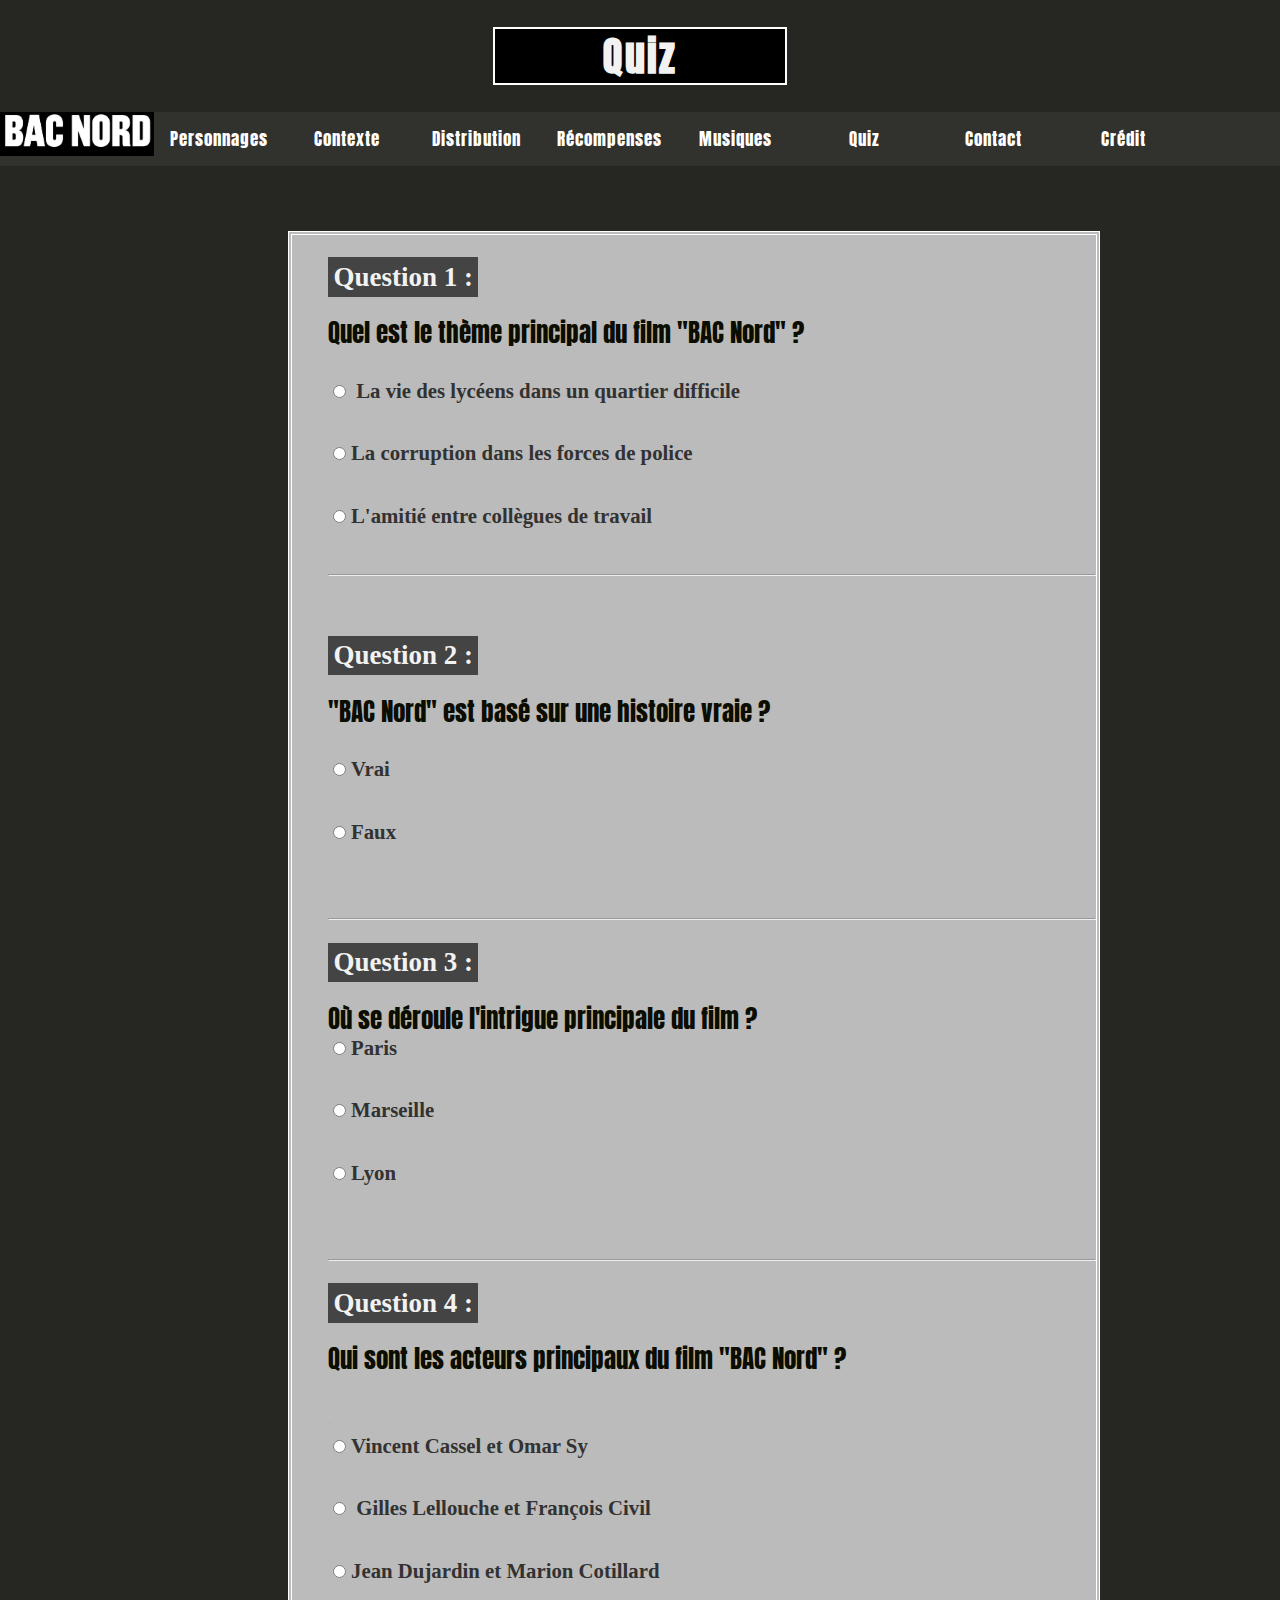
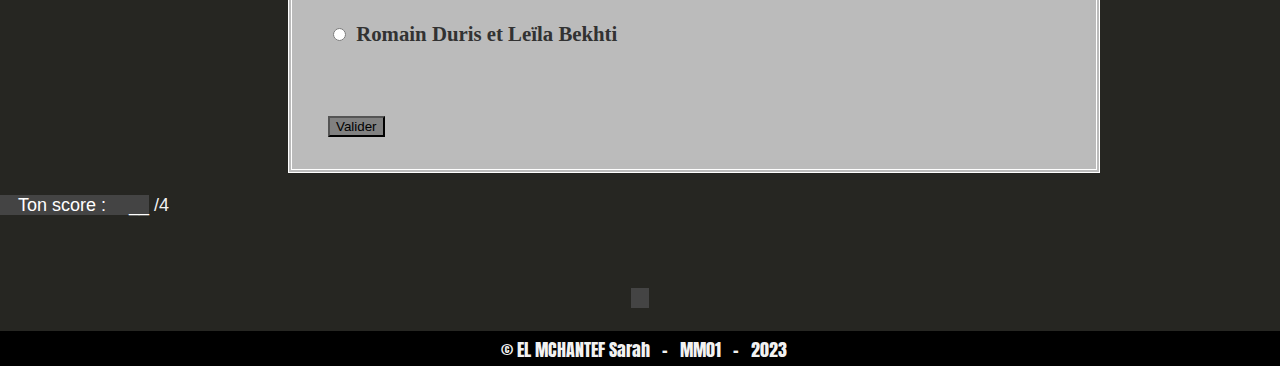
<file: page/quiz.html>
<!DOCTYPE html>
<html lang="fr">

<head>
  <meta charset="UTF-8">
  <meta http-equiv="X-UA-Compatible" content="IE=edge">
  <meta name="viewport" content="width=device-width, initial-scale=1.0">
  <meta name="keywords" content="Bac Nord, Action, Police">
  <meta name="description" content="Site pour les fans du film BAC Nord ou les personnes s'y interessant">
  <meta name="author" content="Sarah EL MCHANTEF">

  <title>Quiz</title>
  <!--On associe la page html à une feuille de style-->
  <link rel="stylesheet" href="../style/style.css">
  <!--On importe les favicons-->
  <link rel="apple-touch-icon" sizes="180x180" href="../img/favicon 180x180.jpg">
  <link rel="icon" type="image/jpg" sizes="32x32" href="../img/favicon 32x32.jpg">
  <link rel="icon" type="image/jpg" sizes="16x16" href="../img/favicon 16x16.jpg">
  <link rel="manifest" href="../img/favicon 16x16.jpg">
</head>

<body>
  <div class="bacnord">
    <h1>Quiz</h1>
  </div>
  <nav>

    <div class="navbar">

      <div id="brand">
        <header>
          <!-- On retrouve dans le header tout le menu ainsi que le logo-->
          <a href="../index.html">
            <div class="logo"><img src="../img/1062812_1600x450 (1).jpg" alt="logo_bacnord">
          </a>
      </div>
      <!-- La div Navigation utilisée pour donner une couleur au background -->
      <div class="Navigation">
        <div id="hamburger">
          <!--Div qui sert de "pointeur" pour remplir le #hamburger-sidebar -->
          <div id="hamburger-content">
            <div class="dropdown">
              <button class="dropbtn">
                <a> Personnages</a>
                <i class="fa fa-caret-down"></i>
              </button>
              <div class="dropdown-content">
                <a href="synopsis.html">Synopsis</a>
                <a href="acteurs.html">Acteurs</a>
              </div>
            </div>

            <div class="dropdown">
              <button class="dropbtn">
                <a> Contexte</a>
                <i class="fa fa-caret-down"></i>
              </button>
              <div class="dropdown-content">
                <a href="histoire.html">Histoire Vraie</a>
              </div>
            </div>

            <div class="dropdown">
              <button class="dropbtn">
                <a href="distribution.html"> Distribution</a>
                <i class="fa fa-caret-down"></i>
              </button>
            </div>

            <div class="dropdown">
              <button class="dropbtn">
                <a href="récompenses.html">Récompenses</a>
                <i class="fa fa-caret-down"></i>
              </button>
            </div>


            <div class="dropdown">
              <button class="dropbtn">
                <a href="musique.html">Musiques</a>
                <i class="fa fa-caret-down"></i>
              </button>
            </div>


            <div class="dropdown">
              <button class="dropbtn">
                <a href="quiz.html">Quiz</a>
                <i class="fa fa-caret-down"></i>
              </button>
            </div>

            <div class="dropdown">
              <button class="dropbtn">
                <a href="contacts.html">Contact</a>
                <i class="fa fa-caret-down"></i>
              </button>
            </div>

            <div class="dropdown">
              <button class="dropbtn">
                <a href="crédit.html">Crédit</a>
                <i class="fa fa-caret-down"></i>
              </button>
            </div>


          </div>
        </div>
        <!-- Le bouton du menu burger et sa forme-->
        <button id="hamburger-button">&#9776;</button>
        <!--L'endroit où apparaitra le menu et sous-menu lorsque l'on clique sur le bouton burger-->
        <div id="hamburger-sidebar">
          <div id="hamburger-sidebar-header"></div>
          <div id="hamburger-sidebar-body"></div>
        </div>

        <!-- Un calque pour rendre le contenu de fond plus sombre-->
        <div id="hamburger-overlay"></div>
      </div>
    </div>
  </nav>
  <br>

  <!--On crée un formulaire-->
  <form id="form1">
    <div class="quiz">

      <!--Cette div est utilisée pour mettre l'image à droite et le texte à gauche-->
      <div class="boite2">
        <h2>Question 1 :</h2>

        <div class="question">Quel est le thème principal du film "BAC Nord" ?</div>
        <br>
        <!--On donne la valeur 0 aux mauvaises réponses-->
        <div class="réponses">

          <label for="var_string"><input type="radio" name="variable" value="0" id="var_string" /> La vie des lycéens
            dans un quartier difficile</label>


          <br>

          <label for="var_join"><input type="radio" name="variable" value="1" id="var_join" />La corruption dans les
            forces de police</label>


          <br>
          <!--La bonne réponse sera le premier bouton radio, il a la valeur 1-->
          <label for="var_info"><input type="radio" name="variable" value="0" id="var_info" />L'amitié entre collègues
            de travail</label>
          <br>
        </div>
        <hr>
      </div>
      <br>

      <!--Une autre question-->
      <div class="boite2">
        <h2>Question 2 :</h2>

        <div class="question">"BAC Nord" est basé sur une histoire vraie ?</div>
        <br>

        <div class="réponses">
          <label for="sub_string"><input type="radio" name="sub" value="1" id="sub_string" />Vrai</label>

          <br>
          <label for="sub_join"><input type="radio" name="sub" value="0" id="sub_join" />Faux</label>

          <br>
          <br>
        </div>
      </div>
      <hr>

      <div class="boite2">
        <!--Une autre question-->
        <h2>Question 3 :</h2>

        <div class="question">Où se déroule l'intrigue principale du film ?</div>


        <div class="réponses">
          <label for="cat_string"><input type="radio" name="con" value="0" id="cat_string" />Paris </label>

          <br>
          <label for="cat_join"><input type="radio" name="con" value="1" id="cat_join" />Marseille </label>

          <br>
          <label for="cat_info"><input type="radio" name="con" value="0" id="cat_info" />Lyon </label>
        </div>
        <br><br>
      </div>
      <hr>
      <!--Une autre question-->
      <div class="boite2">
        <h2>Question 4 :</h2>

        <div class="question"> Qui sont les acteurs principaux du film "BAC Nord" ?</div>
        <br>
        <iframe width="30%" class="shin" scrolling="no" frameborder="no" allow="autoplay" iframe width="100%"
          height="300" scrolling="no" frameborder="no" allow="autoplay"
          src="https://w.soundcloud.com/player/?url=https%3A//api.soundcloud.com/tracks/200210886&color=%23ff5500&auto_play=false&hide_related=false&show_comments=true&show_user=true&show_reposts=false&show_teaser=true&visual=true"></iframe>
        <div
          style="font-size: 10px; color: #cccccc;line-break: anywhere;word-break: normal;overflow: hidden;white-space: nowrap;text-overflow: ellipsis; font-family: Interstate,Lucida Grande,Lucida Sans Unicode,Lucida Sans,Garuda,Verdana,Tahoma,sans-serif;font-weight: 100;">
          <a href="https://soundcloud.com/evasimons" title="evasimons" target="_blank"
            style="color: #cccccc; text-decoration: none;"></a> · <a
            href="https://soundcloud.com/evasimons/eva-simons-policeman-1" title="Eva Simons ft Konshens - Policeman"
            target="_blank" style="color: #cccccc; text-decoration: none;"></a>
        </div>

        <div class="réponses">
          <label for="if_string"><input type="radio" name="ifstate" value="0" id="if_string" />Vincent Cassel et Omar
            Sy</label>
          <br>

          <label for="if_join"><input type="radio" name="ifstate" value="1" id="if_join" /> Gilles Lellouche et François
            Civil</label>
          <br>

          <label for="if_info"><input type="radio" name="ifstate" value="0" id="if_info" />Jean Dujardin et Marion
            Cotillard</label>
          <br>

          <label for="if_condition"><input type="radio" name="ifstate" value="0" id="if_condition" /> Romain Duris et
            Leïla Bekhti</label>
          <br>
          <br>
        </div>
      </div>


      <!--Le bouton pour soumettre ses réponses-->
      <button class="boutton" type="submit" value="Submit">Valider</button>
      <br>
  </form>
  <br>
  </div>
  <!--Dans l'élément ayant pour id grade on y intégrera le score-->
  <p><span class="nom">Ton score : </span><span class="nom" id="grade">__</span> /4</p>
  <br>
  <center>
    <p><span class="nom" id="phrase"></span></p>
  </center>
  <p id="grade2"></p>

  <!--Script pour calculer les points obtenus au quizz-->
  <script>
    document.getElementById("form1").onsubmit = function () {
      variable = parseInt(document.querySelector('input[name = "variable"]:checked').value);
      sub = parseInt(document.querySelector('input[name = "sub"]:checked').value);
      con = parseInt(document.querySelector('input[name = "con"]:checked').value);
      ifstate = parseInt(document.querySelector('input[name = "ifstate"]:checked').value);

      //On additionne toutes les bonnes réponses
      result = variable + sub + con + ifstate;

      document.getElementById("grade").innerHTML = result;

      //Si le résultat est 4 on affiche la phrase "Bravo ! Vous êtes un véritable expert de BAC Nord !"
      if (result == 4) {
        document.getElementById("phrase").innerHTML = "Bravo ! Vous êtes un véritable expert de BAC Nord !";
      }
      //Sinon selon les scores on affiche les phrases suivantes:
      else if (result == 3) {
        document.getElementById("phrase").innerHTML = "Tu y es presque entraîne-toi encore un peu !"
      }
      else if (result == 2) {
        document.getElementById("phrase").innerHTML = "Pas mal, mais vous êtes encore loin d'obtenir la mention Très bien ! "
      }
      else if (result == 1) {
        document.getElementById("phrase").innerHTML = " Il semble que vous ayez manqué le film."
      }
      else if (result == 0) {
        document.getElementById("phrase").innerHTML = "C'était pour rire là non ?"
      }

      return false;
    }

  </script>
  <script src="https://code.jquery.com/jquery-3.4.1.slim.min.js"
    integrity="sha384-J6qa4849blE2+poT4WnyKhv5vZF5SrPo0iEjwBvKU7imGFAV0wwj1yYfoRSJoZ+n"
    crossorigin="anonymous"></script>
  <script src="https://cdn.jsdelivr.net/npm/popper.js@1.16.0/dist/umd/popper.min.js"
    integrity="sha384-Q6E9RHvbIyZFJoft+2mJbHaEWldlvI9IOYy5n3zV9zzTtmI3UksdQRVvoxMfooAo"
    crossorigin="anonymous"></script>
  <script src="https://stackpath.bootstrapcdn.com/bootstrap/4.4.1/js/bootstrap.min.js"
    integrity="sha384-wfSDF2E50Y2D1uUdj0O3uMBJnjuUD4Ih7YwaYd1iqfktj0Uod8GCExl3Og8ifwB6"
    crossorigin="anonymous"></script>

  <!-- Script pour afficher le menu et la sidebar lorsque l'on clique sur le bouton burger-->
  <script type="text/javascript">
    var content = document.querySelector('#hamburger-content');
    var sidebarBody = document.querySelector('#hamburger-sidebar-body');
    var button = document.querySelector('#hamburger-button');
    var overlay = document.querySelector('#hamburger-overlay');
    var activatedClass = 'hamburger-activated';
    var hamburger = document.querySelector('#hamburger');

    sidebarBody.innerHTML = content.innerHTML;

    button.addEventListener('click', function (e) {
      e.preventDefault();
      this.parentNode.classList.toggle(activatedClass);
    });

    overlay.addEventListener('click', function (e) {
      e.preventDefault();

      this.parentNode.classList.remove(activatedClass);
    });

  </script>
  </section>

</body>
<!--Footer avec le nom et prénom du développeur, la matière et l'année-->
<footer>
  <p><a href="mailto:sarah.el_mchantef@utt.fr" class="foot">© EL MCHANTEF Sarah &nbsp&nbsp-&nbsp &nbspMM01
      &nbsp&nbsp-&nbsp &nbsp2023</a></p>
</footer>

</html>
</file>
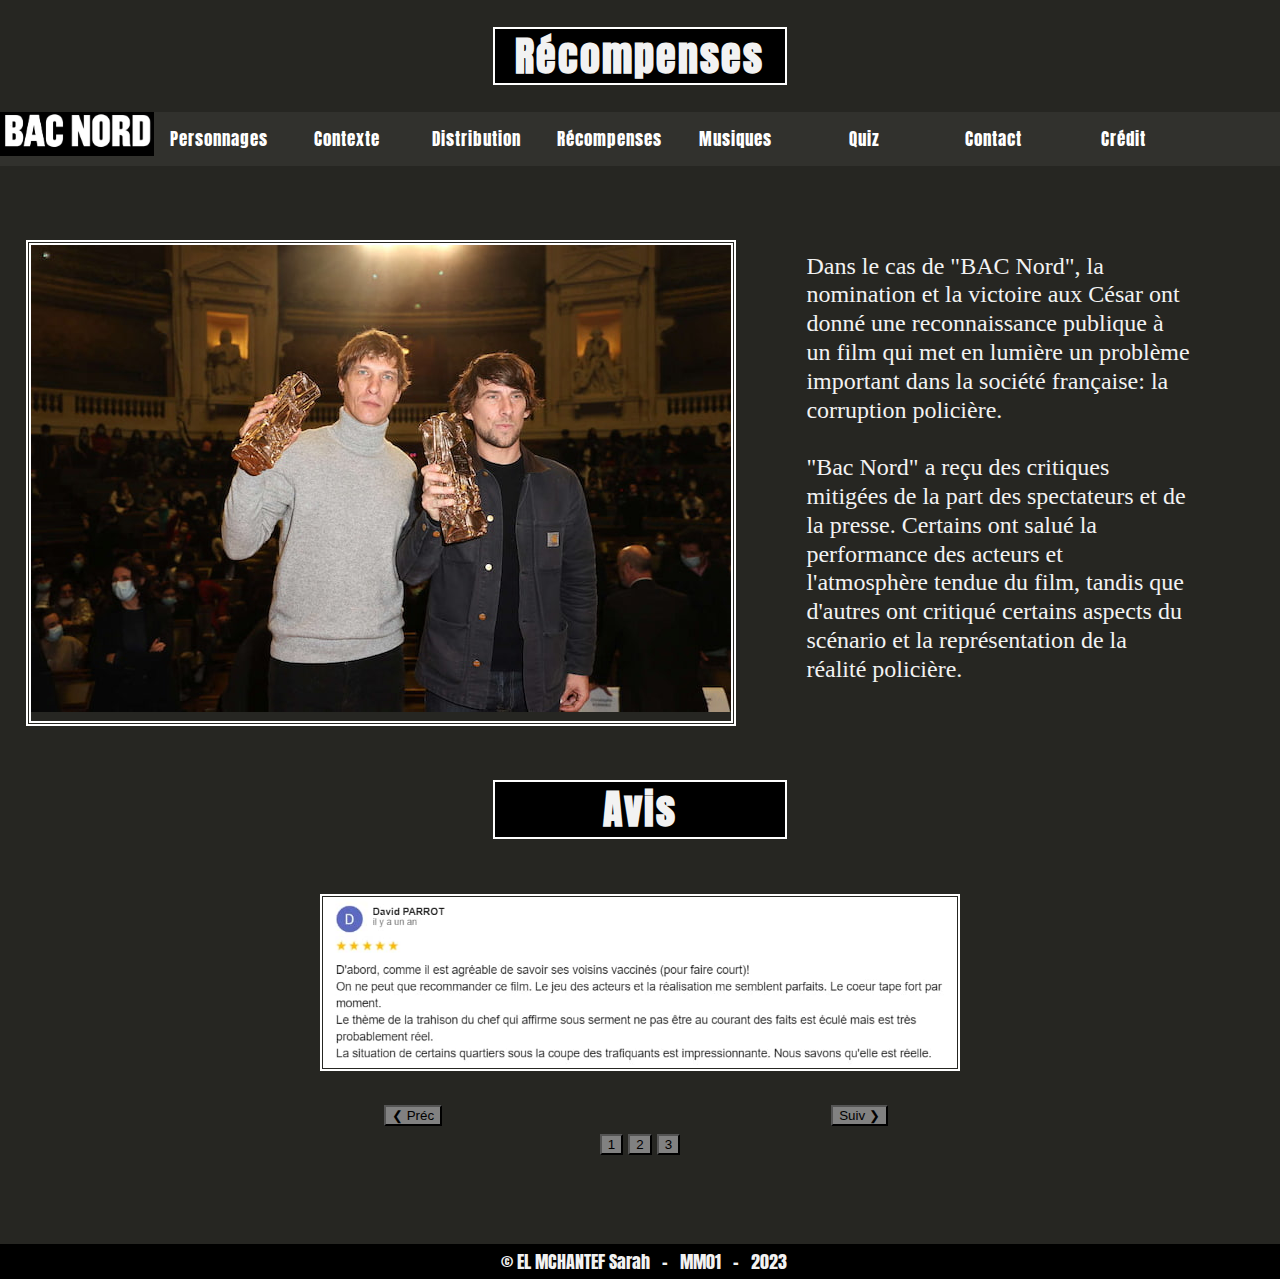
<file: page/récompenses.html>
<!DOCTYPE html>
<html lang="fr">

<head>
  <meta charset="UTF-8">
  <meta http-equiv="X-UA-Compatible" content="IE=edge">
  <meta name="viewport" content="width=device-width, initial-scale=1.0">
  <meta name="keywords" content="Bac Nord, Action, Police">
  <meta name="description" content="Site pour les fans du film BAC Nord ou les personnes s'y interessant">
  <meta name="author" content="Sarah EL MCHANTEF">

  <title>Récompenses</title>
  <!--On associe la page html à une feuille de style-->
  <link rel="stylesheet" href="../style/style.css">
  <!--On importe les favicons-->
  <link rel="apple-touch-icon" sizes="180x180" href="../img/favicon 180x180.jpg">
  <link rel="icon" type="image/jpg" sizes="32x32" href="../img/favicon 32x32.jpg">
  <link rel="icon" type="image/jpg" sizes="16x16" href="../img/favicon 16x16.jpg">
  <link rel="manifest" href="../img/favicon 16x16.jpg">
</head>

<body>
  <div class="bacnord">
    <h1>Récompenses</h1>
  </div>
  <nav>

    <div class="navbar">

      <div id="brand">
        <header>
          <!-- On retrouve dans le header tout le menu ainsi que le logo-->
          <a href="../index.html">
            <div class="logo"><img src="../img/1062812_1600x450 (1).jpg" alt="logo_bacnord">
          </a>
      </div>

      <div class="Navigation">
        <div id="hamburger">
          <!--Div qui sert de "pointeur" pour remplir le #hamburger-sidebar -->
          <div id="hamburger-content">
            <!-- Tout le menu et le sous-menu-->
            <div class="dropdown">
              <button class="dropbtn">
                <a>Personnages</a>
                <i class="fa fa-caret-down"></i>
              </button>
              <div class="dropdown-content">
                <a href="synopsis.html">Synopsis</a>
                <a href="acteurs.html">Acteurs</a>
              </div>
            </div>

            <div class="dropdown">
              <button class="dropbtn">
                <a> Contexte</a>
                <i class="fa fa-caret-down"></i>
              </button>
              <div class="dropdown-content">
                <a href="histoire.html">Histoire Vraie</a>
              </div>
            </div>

            <div class="dropdown">
              <button class="dropbtn">
                <a href="distribution.html"> Distribution</a>
                <i class="fa fa-caret-down"></i>
              </button>
            </div>

            <div class="dropdown">
              <button class="dropbtn">
                <a href="récompenses.html">Récompenses</a>
                <i class="fa fa-caret-down"></i>
              </button>
            </div>


            <div class="dropdown">
              <button class="dropbtn">
                <a href="musique.html">Musiques</a>
                <i class="fa fa-caret-down"></i>
              </button>
            </div>


            <div class="dropdown">
              <button class="dropbtn">
                <a href="quiz.html">Quiz</a>
                <i class="fa fa-caret-down"></i>
              </button>
            </div>

            <div class="dropdown">
              <button class="dropbtn">
                <a href="contacts.html">Contact</a>
                <i class="fa fa-caret-down"></i>
              </button>
            </div>

            <div class="dropdown">
              <button class="dropbtn">
                <a href="crédit.html">Crédit</a>
                <i class="fa fa-caret-down"></i>
              </button>
            </div>


          </div>
        </div>
        <!-- Le bouton du menu burger et sa forme-->
        <button id="hamburger-button">&#9776;</button>
        <!--L'endroit où apparaitra le menu et sous-menu lorsque l'on clique sur le bouton burger-->
        <div id="hamburger-sidebar">
          <div id="hamburger-sidebar-header"></div>
          <div id="hamburger-sidebar-body"></div>
        </div>

        <!-- Un calque pour rendre le contenu de fond plus sombre-->
        <div id="hamburger-overlay"></div>
      </div>
    </div>
  </nav>

  <div class="cesar">
    <img src="../img/cesar (5).jpg" alt="remise des cesars">
  </div>
  <!--image de la remise des cesar avec les producteurs de bac nord-->

  <!--texte a coté de l'image-->
  <div class="récompenses">
    <p>Dans le cas de "BAC Nord", la nomination et la victoire aux César ont donné une reconnaissance publique à un
      film qui met en lumière un problème important dans la société française: la corruption policière.
      <br> <br>"Bac Nord" a reçu des critiques mitigées de la part des spectateurs et de la presse. Certains ont salué
      la performance des acteurs et l'atmosphère tendue du film, tandis que d'autres ont critiqué certains aspects du
      scénario et la représentation de la réalité policière.
    </p>
  </div>
  <!--titre pour l'avis-->
  <h1 class="texteavis">Avis</h1>
  <!--Création du slideshow avec les 3 différentes images du slideshow-->
  <br>
  <div class="slideshow">
    <div class="w3-content" style="max-width:800px">
      <img class="mySlides" src="../img/Capture avis 1.jpg" style="width:100%">
      <img class="mySlides" src="../img/Capture avis 2.jpg" style="width:100%">
      <img class="mySlides" src="../img/Capture avis 3.jpg" style="width:100%">
    </div>
  </div>
  <br>
  <!--Les 2 boutons qui vont nous permettre de passer à l'images suivantes-->
  <div class="boutons">
    <div class="w3-center">
      <div class="w3-section">

        <button class="w3-buttonw3-light-grey" onclick="plusDivs(-1)">❮ Préc</button>
        <button class="w3-buttonw3-light-grey" onclick="plusDivs(1)">Suiv ❯</button>
      </div>
      <div class="nombre">
        <button class="w3-buttondemo" onclick="currentDiv(1)">1</button>
        <button class="w3-buttondemo" onclick="currentDiv(2)">2</button>
        <button class="w3-buttondemo" onclick="currentDiv(3)">3</button>
      </div>
    </div>
  </div>

  <script>
    var slideIndex = 1;
    showDivs(slideIndex);

    function plusDivs(n) {
      showDivs(slideIndex += n);
    }

    function currentDiv(n) {
      showDivs(slideIndex = n);
    }

    function showDivs(n) {
      var i;
      var x = document.getElementsByClassName("mySlides");
      var dots = document.getElementsByClassName("demo");
      if (n > x.length) { slideIndex = 1 }
      if (n < 1) { slideIndex = x.length }
      for (i = 0; i < x.length; i++) {
        x[i].style.display = "none";
      }
      for (i = 0; i < dots.length; i++) {
        dots[i].className = dots[i].className.replace(" w3-red", "");
      }
      x[slideIndex - 1].style.display = "block";
      dots[slideIndex - 1].className += " w3-red";
    }
  </script>

  <!-- Script pour afficher le menu et la sidebar lorsque l'on clique sur le bouton burger-->
  <script type="text/javascript">
    var content = document.querySelector('#hamburger-content');
    var sidebarBody = document.querySelector('#hamburger-sidebar-body');
    var button = document.querySelector('#hamburger-button');
    var overlay = document.querySelector('#hamburger-overlay');
    var activatedClass = 'hamburger-activated';
    var hamburger = document.querySelector('#hamburger');

    sidebarBody.innerHTML = content.innerHTML;

    //Lorsque l'on clique sur le bouton on ajoute la class 'hamburger-activated' à la div hamburger, lorsque l'on reclique dessus cette class disparait.
    button.addEventListener('click', function (e) {
      e.preventDefault();
      this.parentNode.classList.toggle(activatedClass);
    });

    overlay.addEventListener('click', function (e) {
      e.preventDefault();

      this.parentNode.classList.remove(activatedClass);
    });

  </script>
  <br><br><br>
</body>
<!--Footer avec le nom et prénom du développeur, la matière et l'année-->
<footer>
  <p><a href="mailto:sarah.el_mchantef@utt.fr" class="foot">© EL MCHANTEF Sarah &nbsp&nbsp-&nbsp &nbspMM01
      &nbsp&nbsp-&nbsp &nbsp2023</a></p>
</footer>

</html>
</file>
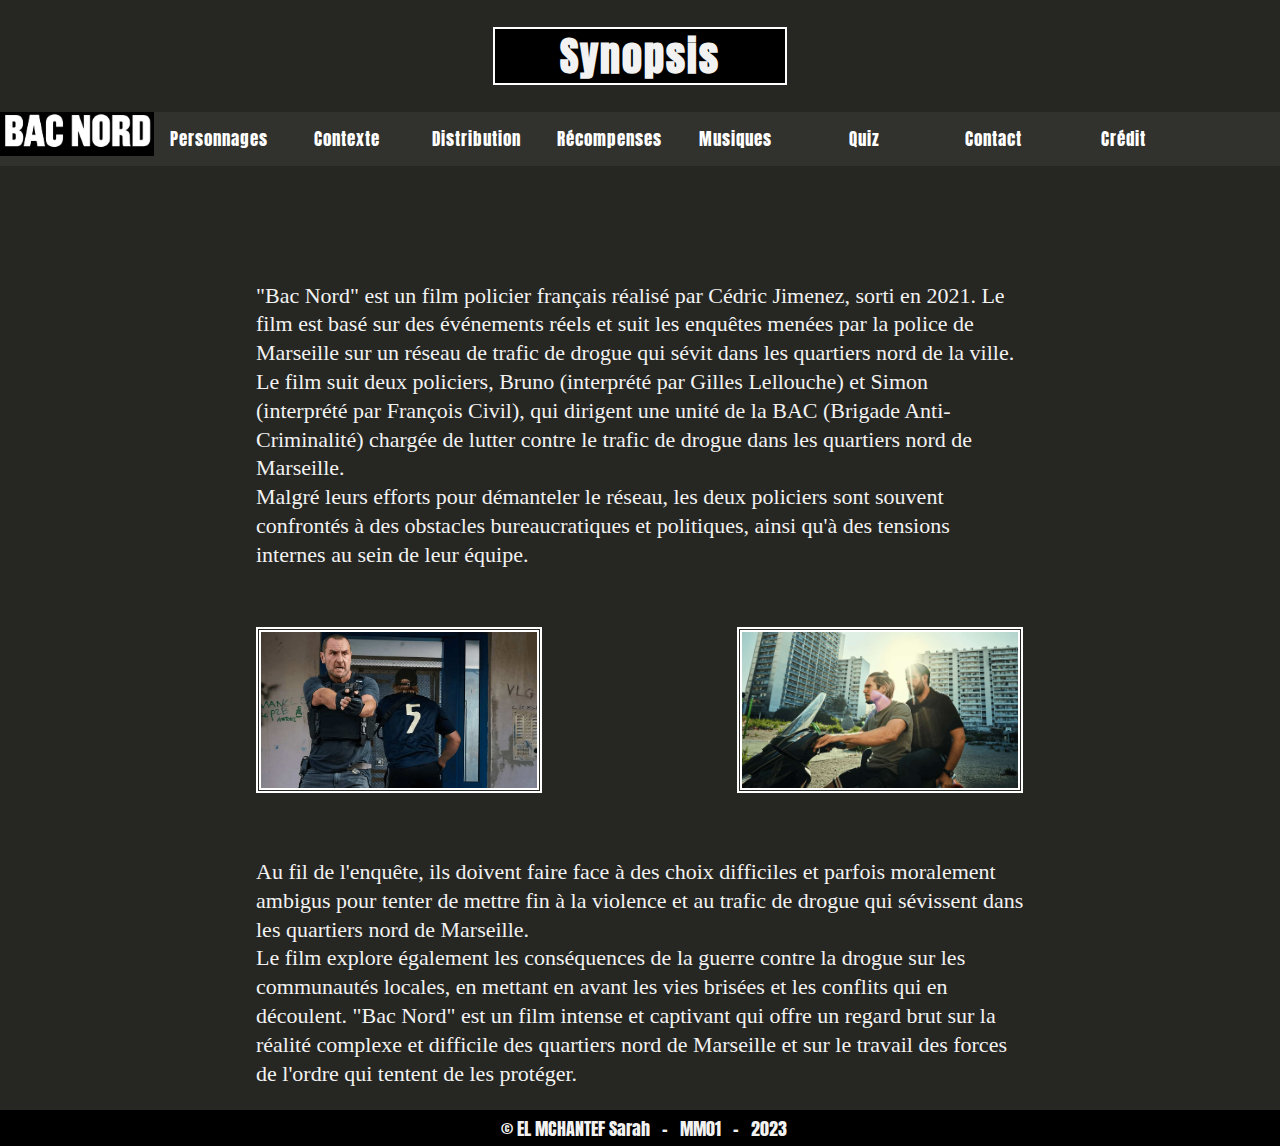
<file: page/synopsis.html>
<!DOCTYPE html>
<html lang="fr">

<head>
  <meta charset="UTF-8">
  <meta http-equiv="X-UA-Compatible" content="IE=edge">
  <meta name="viewport" content="width=device-width, initial-scale=1.0">
  <meta name="keywords" content="Bac Nord, Action, Police">
  <meta name="description" content="Site pour les fans du film BAC Nord ou les personnes s'y interessant">
  <meta name="author" content="Sarah EL MCHANTEF">

  <title>Synopsis</title>
  <!--On associe la page html à une feuille de style-->
  <link rel="stylesheet" href="../style/style.css">
  <!--On importe les favicons-->
  <link rel="apple-touch-icon" sizes="180x180" href="../img/favicon 180x180.jpg">
  <link rel="icon" type="image/jpg" sizes="32x32" href="../img/favicon 32x32.jpg">
  <link rel="icon" type="image/jpg" sizes="16x16" href="../img/favicon 16x16.jpg">
  <link rel="manifest" href="../img/favicon 16x16.jpg">
</head>

<body>
  <div class="bacnord">
    <h1>Synopsis</h1>
  </div>
  <nav>

    <div class="navbar">

      <div id="brand">
        <header>
          <!-- On retrouve dans le header tout le menu ainsi que le logo-->
          <a href="../index.html">
            <div class="logo"><img src="../img/1062812_1600x450 (1).jpg" alt="logo_bacnord">
          </a>
      </div>

      <div class="Navigation">
        <div id="hamburger">
          <!--Div qui sert de "pointeur" pour remplir le #hamburger-sidebar -->
          <div id="hamburger-content">
            <div class="dropdown">
              <button class="dropbtn">
                <a> Personnages</a>
                <i class="fa fa-caret-down"></i>
              </button>
              <div class="dropdown-content">
                <a href="synopsis.html">Synopsis</a>
                <a href="acteurs.html">Acteurs</a>
              </div>
            </div>

            <div class="dropdown">
              <button class="dropbtn">
                <a> Contexte</a>
                <i class="fa fa-caret-down"></i>
              </button>
              <div class="dropdown-content">
                <a href="histoire.html">Histoire Vraie</a>
              </div>
            </div>

            <div class="dropdown">
              <button class="dropbtn">
                <a href="distribution.html"> Distribution</a>
                <i class="fa fa-caret-down"></i>
              </button>
            </div>

            <div class="dropdown">
              <button class="dropbtn">
                <a href="récompenses.html">Récompenses</a>
                <i class="fa fa-caret-down"></i>
              </button>
            </div>


            <div class="dropdown">
              <button class="dropbtn">
                <a href="musique.html">Musiques</a>
                <i class="fa fa-caret-down"></i>
              </button>
            </div>


            <div class="dropdown">
              <button class="dropbtn">
                <a href="quiz.html">Quiz</a>
                <i class="fa fa-caret-down"></i>
              </button>
            </div>

            <div class="dropdown">
              <button class="dropbtn">
                <a href="contacts.html">Contact</a>
                <i class="fa fa-caret-down"></i>
              </button>
            </div>

            <div class="dropdown">
              <button class="dropbtn">
                <a href="crédit.html">Crédit</a>
                <i class="fa fa-caret-down"></i>
              </button>
            </div>


          </div>
        </div>
        <!-- Le bouton du menu burger et sa forme-->
        <button id="hamburger-button">&#9776;</button>
        <!--L'endroit où apparaitra le menu et sous-menu lorsque l'on clique sur le bouton burger-->
        <div id="hamburger-sidebar">
          <div id="hamburger-sidebar-header"></div>
          <div id="hamburger-sidebar-body"></div>
        </div>


        <div id="hamburger-overlay"></div>
      </div>
    </div>

  </nav>
  <br><br>
  <!--Le contenue de la page synopsis-->
  <div class="texte">
    <p>"Bac Nord" est un film policier français réalisé par Cédric Jimenez, sorti en 2021. Le film est basé sur
      des
      événements réels et suit les enquêtes menées par la police de Marseille sur un réseau de trafic de drogue
      qui
      sévit dans les quartiers nord de la ville.
      <br>

      Le film suit deux policiers, Bruno (interprété par Gilles Lellouche) et Simon (interprété par François
      Civil),
      qui dirigent une unité de la BAC (Brigade Anti-Criminalité) chargée de lutter contre le trafic de drogue
      dans
      les quartiers nord de Marseille.
      <br>
      Malgré leurs efforts pour démanteler le réseau, les deux policiers sont souvent confrontés à des obstacles
      bureaucratiques et politiques, ainsi qu'à des tensions internes au sein de leur équipe.
      <br>
      <br>
      <br>
      <!--Images du scooter et du policier dans la page synopsis-->
      <img class="scooter" src="../img/PHOTO.jpg" alt="pistolet">
      <img class="photo" src="../img/4092859 (2) (1).jpg" alt="scooter">


      <br>
      <br>
      <br>
      <!--suite du texte pour la page synopsis-->

      Au fil de l'enquête, ils doivent faire face à des choix difficiles et parfois moralement ambigus pour
      tenter
      de
      mettre fin à la violence et au trafic de drogue qui sévissent dans les quartiers nord de Marseille.
      <br>
      Le film explore également les conséquences de la guerre contre la drogue sur les communautés locales, en
      mettant
      en
      avant les vies brisées et les conflits qui en découlent. "Bac Nord" est un film intense et captivant qui
      offre
      un
      regard brut sur la réalité complexe et difficile des quartiers nord de Marseille et sur le travail des
      forces
      de
      l'ordre qui tentent de les protéger.
    </p>

  </div>
  <!-- Script pour afficher le menu et la sidebar lorsque l'on clique sur le bouton burger-->
  <script type="text/javascript">
    var content = document.querySelector('#hamburger-content');
    var sidebarBody = document.querySelector('#hamburger-sidebar-body');
    var button = document.querySelector('#hamburger-button');
    var overlay = document.querySelector('#hamburger-overlay');
    var activatedClass = 'hamburger-activated';
    var hamburger = document.querySelector('#hamburger');

    sidebarBody.innerHTML = content.innerHTML;

    //Lorsque l'on clique sur le bouton on ajoute la class 'hamburger-activated' à la div hamburger, lorsque l'on reclique dessus cette class disparait.
    button.addEventListener('click', function (e) {
      e.preventDefault();
      this.parentNode.classList.toggle(activatedClass);
    });

    overlay.addEventListener('click', function (e) {
      e.preventDefault();

      this.parentNode.classList.remove(activatedClass);
    });

  </script>
</body>
<!--Footer avec le nom et prénom du développeur, la matière et l'année-->
<footer>
  <p><a href="mailto:sarah.el_mchantef@utt.fr" class="foot">© EL MCHANTEF Sarah &nbsp&nbsp-&nbsp &nbspMM01
      &nbsp&nbsp-&nbsp &nbsp2023</a></p>
</footer>

</html>
</file>
<file: style/style.css>
@charset "utf-8";

/* Encodage des caractères */
/*Integration de la police d'ecriture Anton*/
@font-face {
  font-family: 'Anton';
  src: url('../font/Anton-Regular.woff') format('woff');
}


body {
  max-width: 1280px;
  font-family: 'Anton';
  /* Police Anton pour le contenu */

  margin: auto;
  /* Centrer horizontalement */

}

/* Tous les titres auront les memes caractéristiques, les titres des pages feront 40px*/
h1 {
  font-family: 'Anton';
  text-align: center;
  color: #f2f2f2;
  letter-spacing: 2px;
  font-size: 40px;
  background-color: #000000;
  width: 23%;
  padding: 1%;
  box-sizing: border-box;
  justify-content: center;
  margin-left: auto;
  margin-right: auto;
  border-width: 2px;
  border-style: double;
  border-color: #fff;


}



/*La barre de navigation*/
.navbar {
  overflow: hidden;
  background-color: #31312d;
  /* Couleur de fond */
  font-family: 'Anton';
  /* Police Anton pour la barre de navigation */
  letter-spacing: 1px;
  margin-bottom: 2em;

}


.navbar a {

  float: left;
  font-size: 17px;
  color: white;
  text-align: center;
  width: 100%;

  text-decoration: none;

}

.texteaccueil {
  text-align: center;
  color: #f2f2f2;
  margin-left: 10cm;
  margin-right: 10cm;
  font-family: 'candara';
  /* Police candara pour .texteaccueil */
  text-align: center;
  font-size: 24px;


}

.dropdown {
  float: left;
  overflow: hidden;
  width: 10.1%;


}

/* Police pour le bouton de la barre de navigation */
.dropdown .dropbtn {

  font-size: 16px;
  border: none;
  outline: none;
  color: white;
  padding: 14px 16px;
  background-color: inherit;
  font-family: 'Anton';
  /* Police Anton pour le bouton */
  letter-spacing: 1px;
  width: 100%;

}


.logo img {
  width: 100%;

}

.logo {
  width: 12%;
  /* Largeur du logo */
}

.logo a {
  background-color: #000000;
  /* Couleur de fond du lien du logo */
}



.navbar a:hover,
.dropdown:hover .dropbtn {
  background-color: rgb(84, 79, 79);
  /* Couleur de fond lors du survol des liens de la barre de navigation et du bouton de la liste déroulante */

}

.dropdown-content {
  display: none;
  position: absolute;
  background-color: gray;
  /* Couleur de fond de la liste déroulante */
  min-width: 160px;
  box-shadow: 0px 8px 16px 0px rgba(0, 0, 0, 0.2);
  /* Ombre de la liste déroulante */
  z-index: 1;

}

.dropdown-content a {
  float: none;
  color: #f2f2f2;
  /* Couleur du texte des liens de la liste déroulante */
  padding: 12px 16px;
  text-decoration: none;
  display: block;
  text-align: left;
}

.dropdown-content a:hover {
  background-color: rgb(158, 168, 179);
}

.dropdown:hover .dropdown-content {
  display: block;
}



.bandeannonce {
  margin-left: auto;
  margin-right: auto;
  width: fit-content;
  /* La largeur de la bande annonce s'adapte au contenu */
  border-width: 5px;
  border-style: double;
  border-color: #fff;
}

footer {
  background-color: #000000;
  /* Couleur de fond du footer */
  width: 100%;
  border-top: solid 1px black;
  height: 1.5em;
  padding: 0.2em;
}

/*La taille du texte et son emplacement dans le footer*/
footer p {
  text-align: center;
  font-size: 1em;
  margin-top: auto;
  margin-bottom: auto;
}

/*ecriture du footer*/
.foot {
  color: #f2f2f2;
  font-family: 'anton';
  text-decoration: none;
}

/*Pour l'animation hover card dans la partie acteurs*/
#star {
  background-image: url([data-uri]);
  width: 100%;
  height: 300px;
  background-size: cover;
  background-color: rgba(0, 0, 0, 0.5);
}

p {
  color: #f2f2f2;
}

body {
  background-image: url(https://images.bfmtv.com/DoUD22bAlO0Pc76VzFiIMYXWCvY=/0x0:1600x900/1600x0/images/Gilles-Lellouche-dans-Bac-Nord-1071040.jpg);
  background-size: cover;
  background-repeat: no-repeat;
  background-attachment: fixed;
  background-position: center;
}



/*Pour la partie Histoire Vraie*/
body {
  font: normal 16px/1.5 "Helvetica Neue", sans-serif;
  background: black;
  color: black;
  overflow-x: hidden;
  padding-bottom: 50px;
}


body {
  margin: 0;
  padding: 0;
  background: rgb(20, 19, 19);

  color: rgb(50, 50, 50);
  font-family: 'Open Sans', sans-serif;
  font-size: 112.5%;
  line-height: 1.6em;
}

.textehistoire {
  font-family: 'candara';
  font-size: 24px;
  padding-right: 7%;
  padding-left: 7%;
}


/* ================ La Timeline ================ */

.timeline {
  position: relative;
  width: 660px;
  margin: 0 auto;
  margin-top: 20px;
  padding: 1em 0;
  list-style-type: none;
}


.timeline:before {
  position: absolute;
  left: 50%;
  top: 0;
  content: ' ';
  display: block;
  width: 6px;
  height: 100%;
  margin-left: -3px;
  background: rgb(80, 80, 80);
  background: -moz-linear-gradient(top, rgba(80, 80, 80, 0) 0%, rgb(80, 80, 80) 8%, rgb(80, 80, 80) 92%, rgba(80, 80, 80, 0) 100%);
  background: -webkit-gradient(linear, left top, left bottom, color-stop(0%, rgba(30, 87, 153, 1)), color-stop(100%, rgba(125, 185, 232, 1)));
  background: -webkit-linear-gradient(top, rgba(80, 80, 80, 0) 0%, rgb(80, 80, 80) 8%, rgb(80, 80, 80) 92%, rgba(80, 80, 80, 0) 100%);
  background: -o-linear-gradient(top, rgba(80, 80, 80, 0) 0%, rgb(80, 80, 80) 8%, rgb(80, 80, 80) 92%, rgba(80, 80, 80, 0) 100%);
  background: -ms-linear-gradient(top, rgba(80, 80, 80, 0) 0%, rgb(80, 80, 80) 8%, rgb(80, 80, 80) 92%, rgba(80, 80, 80, 0) 100%);
  background: linear-gradient(to bottom, rgba(80, 80, 80, 0) 0%, rgb(80, 80, 80) 8%, rgb(80, 80, 80) 92%, rgba(80, 80, 80, 0) 100%);
  /* Dégradé utilisé comme fond de la ligne de la timeline */
  /* ... */
  z-index: 5;
}

.timeline li {
  padding: 1em 0;
}

.timeline li:after {
  content: "";
  display: block;
  height: 0;
  clear: both;
  visibility: hidden;
}

.direction-0 {
  position: relative;
  width: 300px;
  float: left;

}

.direction-l {
  position: relative;
  width: 300px;
  float: right;
}

.direction-2 {
  position: relative;
  width: 300px;
  float: left;

}


.direction-3,
.direction-l,
.direction-r {
  position: relative;
  width: 300px;
  float: right;

}

.direction-4 {
  position: relative;
  width: 300px;
  float: left;

}

.direction-5 {
  position: relative;
  width: 300px;
  float: left;

}

.direction-r {
  position: relative;
  width: 300px;
  float: right;
}

.droite {
  width: fit-content;
}

.flag-wrapper {
  position: relative;
  display: inline-block;

  text-align: left;
}

.direction-l .flag-wrapper,
.direction-r .flag-wrapper {
  position: relative;
  display: inline-block;
  float: right;
  width: 300px;
  text-align: left;
}

.flag {
  position: relative;
  display: block;
  background: rgb(248, 248, 248);
  padding: 6px 10px;
  border-radius: 5px;

  font-weight: 600;
  text-align: left;
}

/* Styles pour les différentes directions des éléments de la timeline */

.direction-0 .flag:before,
.direction-2 .flag:before,
.direction-4 .flag:before {
  position: absolute;
  top: 50%;
  right: -276px;
  content: ' ';
  display: block;
  width: 12px;
  height: 12px;
  margin-top: 5px;
  background: rgb(248, 245, 245);
  border-radius: 10px;
  border: 4px solid rgb white;
  z-index: 6;
}






.direction-l .flag:before,
.direction-3 .flag:before,
.direction-r .flag:before {
  position: absolute;
  top: 50%;
  left: 15px;
  content: initial;
  display: block;
  width: 12px;
  height: 12px;
  margin-top: -5px;
  background: rgb(248, 245, 245);
  border-radius: 10px;
  border: 4px solid rgb white;
  z-index: 6;
  float: right
}


.direction-0 .flag:after {
  content: "";
  position: absolute;
  left: 100%;
  top: 50%;
  height: 0;
  width: 0;
  margin-top: -8px;
  border: solid transparent;
  border-left-color: rgb(248, 248, 248);
  border-width: 8px;
  pointer-events: none;
}




.direction-2 .flag:after {
  content: "";
  position: absolute;
  left: 100%;
  top: 50%;
  height: 0;
  width: 0;
  margin-top: -8px;
  border: solid transparent;
  border-left-color: rgb(248, 248, 248);
  border-width: 8px;
  pointer-events: none;
}


.direction-3 .flag:after,
.direction-l .flag:after {
  content: "";
  position: absolute;
  right: 100%;
  top: 50%;
  height: 0;
  width: 0;
  margin-top: -8px;
  border: solid transparent;
  border-right-color: rgb(248, 248, 248);
  border-width: 8px;
  pointer-events: none;
}


.direction-4 .flag:after {
  content: "";
  position: absolute;
  left: 100%;
  top: 50%;
  height: 0;
  width: 0;
  margin-top: -8px;
  border: solid transparent;
  border-left-color: rgb(248, 248, 248);
  border-width: 8px;
  pointer-events: none;
}



.direction-r .flag:after {
  content: "";
  position: absolute;
  right: 100%;
  top: 50%;
  height: 0;
  width: 0;
  margin-top: -8px;
  border: solid transparent;
  border-right-color: rgb(248, 248, 248);
  border-width: 8px;
  pointer-events: none;
}

.time-wrapper {
  display: inline;

  line-height: 1em;
  font-size: 0.66666em;
  color: rgb(250, 80, 80);
  vertical-align: middle;
}


.time {
  display: inline-block;
  padding: 4px 6px;
  background: rgb(248, 248, 248);
}

.desc {
  margin: 1em 0.75em 0 0;
  color: #fff;
  font-size: 0.77777em;
  font-style: normal;
  font-family: Arial, Helvetica, sans-serif;
  line-height: 1.5em;
}

.direction-r .desc {
  margin: 1em 0 0 0.75em;
}

/* ================ La Timeline Media ================ */

@media screen and (max-width: 769px) and (min-width: 426px) {

  .timeline {
    width: 100%;
    padding: 4em 0 1em 0;
    /* Ajoute un espace supplémentaire au-dessus et en dessous de la timeline */
  }
}

.timeline li {
  padding: 2em 0;
  /* Ajoute un espacement vertical entre les éléments de la timeline */
}

.direction-l,
.direction-r {
  float: none;
  width: 100%;

  text-align: center;
  /* Centre les éléments de la timeline horizontalement */
}



.flag {
  background: rgb(255, 255, 255);
  z-index: 15;
}





.time-wrapper {
  display: block;
  position: relative;
  margin: 4px 0 0 0;
  z-index: 14;
}

.direction-l .time-wrapper {
  float: none;
  /* Annule la flottaison des éléments temporels pour les aligner au centre */
}


.desc {
  position: relative;
  margin: 1em 0 0 0;
  padding: 1em;
  background: rgba(245, 245, 245, 0.42);
  -webkit-box-shadow: 0 0 1px rgba(0, 0, 0, 0.20);
  -moz-box-shadow: 0 0 1px rgba(0, 0, 0, 0.20);
  box-shadow: 0 0 1px rgba(0, 0, 0, 0.20);

  z-index: 15;
}



/*POUR LA PAGE SYNOPSIS*/

body {
  background-color: #262622;
  /* Définit la couleur de fond du corps de la page */
}



.texte {
  padding-left: 20%;
  /* Ajoute un espacement à gauche du texte */
  padding-right: 20%;
  /* Ajoute un espacement à droite du texte */
  font-family: 'candara';
  /* Définit la police de caractères du texte */
  font-size: 22px;
  /* Définit la taille de police du texte */
}

.photo {
  border-width: 5px;
  /* Définit l'épaisseur de la bordure de la photo */
  border-style: double;
  /* Définit le style de la bordure de la photo */
  border-color: #fff;
  /* Définit la couleur de la bordure de la photo */
  width: 36%;
  /* Définit la largeur de la photo */
  margin-left: 5cm;
  /* Définit la marge à gauche de la photo */
}


.scooter {
  border-width: 5px;
  border-style: double;
  border-color: #fff;
  width: 36%;

}

/*POUR LA PAGE Récompenses*/

.cesar {
  margin-top: 3%;
  margin-left: 2%;

  float: left;
  border-width: 5px;
  border-style: double;
  border-color: #fff;


}

.cesartel {
  display: none;
}

.récompenses {
  width: 30%;
  margin-right: 7%;
  margin-top: 2%;

  font-family: 'candara';
  font-size: 24px;

  float: right;

}


.texteavis {
  margin-top: 48%;

}

.slideshow {
  margin-left: 25%;
  margin-right: 25%;
  border-width: 5px;
  border-style: double;
  border-color: #fff;

}

.w3-buttonw3-light-grey {
  margin-left: 30%;

}



.nombre {
  margin-left: auto;

  text-align: center;

}

/*couleur ecriture pour les boutons*/
.w3-buttondemo {
  color: black;

}

/*couleur arriere des boutons pour le slideshow*/
button {

  background-color: #818181;
}

/*la couleurs des boutons changent de couleurs quand la souris passe au dessus*/

button:hover {

  background-color: #ebe5e5;
}


/*Pour la page Distribution*/

.textedistribution {
  font-family: 'candara';
  font-size: 24px;
  padding-right: 9%;
  padding-left: 9%;
}

.pastel {
  font-family: 'candara';
  font-size: 24px;
  padding-right: 9%;
  padding-left: 9%;
  color: #f2f2f2;
}

.parallax1 {
  /*L'image utilisée */
  background-image: url("../img/la\ table.jpg");

  /*Définit une hauteur spécifique*/
  min-height: 500px;

  /* Crée l'effet de défilement parallaxe  */
  background-attachment: fixed;
  background-position: center;
  background-repeat: no-repeat;
  background-size: cover;
}


.parallax2 {
  /*L'image utilisée*/
  background-image: url("../img/poteau.jpg");

  /* Définit une hauteur spécifique */
  min-height: 500px;

  /* Crée l'effet de défilement parallaxe */
  background-attachment: fixed;
  background-position: center;
  background-repeat: no-repeat;
  background-size: cover;
}

.parallax3 {
  /* L'image utilisée */
  background-image: url("../img/para3.jpg");

  /* Définit une hauteur spécifique */
  min-height: 500px;

  /* Crée l'effet de défilement parallaxe */
  background-attachment: fixed;
  background-position: center;
  background-repeat: no-repeat;
  background-size: cover;
}

/*POUR LA PAGE ACTEURS*/

.flip-card {
  background-color: transparent;
  width: 300px;
  height: 225px;
  border: 1px solid #f1f1f1;
  perspective: 1000px;
  /* Remove this if you don't want the 3D effect */
}

/* This container is needed to position the front and back side */
.flip-card-inner {
  position: relative;
  width: 100%;
  height: 100%;
  text-align: center;
  transition: transform 0.8s;
  transform-style: preserve-3d;
}

/* Do an horizontal flip when you move the mouse over the flip box container */
.flip-card:hover .flip-card-inner {
  transform: rotateY(180deg);
}

/* Position the front and back side */
.flip-card-front,
.flip-card-back {
  position: absolute;
  width: 100%;
  height: 100%;
  -webkit-backface-visibility: hidden;
  /* Safari */
  backface-visibility: hidden;
}

/* Style the front side (fallback if image is missing) */
.flip-card-front {
  background-color: #bbb;
  color: black;
  border-width: 5px;
  border-style: double;
  border-color: #fff;
}






/* Style the back side */

.image {

  display: grid;
  grid-template-columns: repeat(4, 24%);
  grid-gap: 1em;
  margin: 1em;

}

.texteacteurs {
  position: relative;
  font-family: 'candara';
  font-size: 22px;
  width: 100%;
  text-align: left;

}


.flip-card-back {
  background-color: gray;
  color: #f2f2f2;
  transform: rotateY(180deg);
}

.titreacteurs {
  font-family: 'Anton';
  text-align: center;
  color: #f2f2f2;
  letter-spacing: 2px;
  font-size: 23px;
  background-color: #000000;
  width: 100%;
  padding: 1%;
  box-sizing: border-box;
  justify-content: center;
  margin-left: auto;
  margin-right: auto;
}


.ensavoirplus {
  color: #8C5C4A;
}




/*Pour la page contact*/


.form {

  width: 70%;
  margin-left: auto;
  margin-right: auto;

}



.Contact {
  background-color: #787874;
  font-family: 'candara';
  color: #333;
  padding-top: 2em;
  border-width: 5px;
  border-style: double;
  border-color: #fff;

}

.nom {

  width: fit-content;
  background-color: #444;
  color: #fff;

  padding-left: 1em;


}

.com {
  text-align: left;
  color: #f2f2f2;
  width: fit-content;
  margin-left: 6em;

}

.form-group {
  margin-bottom: 20px;


}

.formulaire {
  text-align: left;
  border-width: 2px;
  border-style: double;
  border-color: #262622;
  width: 70%;
  margin-left: auto;
  margin-right: auto
}


label {
  display: block;
  font-weight: bold;
  margin-bottom: 5px;
}

input[type="text"],
textarea,
select {
  width: 80%;
  padding: 10px;
  border: 1px solid #ccc;
  border-radius: 4px;
  margin-left: 1em;
}

input[type="radio"],
input[type="checkbox"] {
  margin-right: 5px;
}

input[type="submit"] {
  background-color: #444;
  color: #fff;
  padding: 10px 20px;
  border: none;
  border-radius: 4px;
  cursor: pointer;
}

input[type="submit"]:hover {
  background-color: #222;
}


/*Pour la page Quiz*/

/*La taille des propositions de réponse au Quizz sont de taille 1.5em*/
label {
  font-size: 1.3em;
}

/*On place la div à droite avec une marge exterieure gauche de 2em*/
.shin {
  float: right;
  margin-right: 2em;
  width: auto;
}

/*on centre le contenu de la div au milieu avec un contour */
.quiz {
  border-width: 4px;
  border-style: double;
  border-color: #ffffff;
  padding-left: 2em;
  width: 60%;
  margin-left: 16em;
  background-color: #bbb;
}

/* on fait ressortir les numéro de questions*/
h2 {
  width: fit-content;
  color: #f2f2f2;
  background-color: #444;
  font-family: 'candara';
  padding: 0.2em;
}

/*On a choisit la police Anton pour les questions*/
.question {
  color: #0b0D00;
  font-size: 25px;
  font-family: 'Anton';

}

/*les réponses seront plus discrètes avec une simple police candara*/
.réponses {
  font-size: 16px;
  font-family: candara;
}


.tout {

  display: grid;
  grid-template-columns: repeat(2, 50%);

  grid-gap: 3em;
  padding-left: 20%;
  color: #f2f2f2;
  font-family: 'candara';

  justify-content: center;
  align-items: center;

}

.sources {
  color: #8C5C4A;
  padding: auto;
}

.sourcetitre {
  margin: 2em;
}



/*Pour la page musique*/
#musique iframe,
.musique iframe {
  width: 90%;
  height: 20em;
  border-width: 5px;
  border-style: double;
  border-color: #fff;
}

/*On affiche ces vidéos sous forme de grille de 2 colonnes chacune occupant 50%, l'écart entre les vidéos est de 3em*/
#musique,
.musique {
  display: grid;
  grid-template-columns: repeat(2, 50%);
  grid-gap: 3em;
  padding: 2em;
}

/*Le menu burger*/

/*Le contenu du menu burger s'affiche en ligne*/
#hamburger,
#hamburger-content {
  display: inline;
}

/*Le bouton du menu flotte à gauche (pas affiché en version Desktop), prend en tout 15% de largeur, a une taille de 4em, et est aligné sur le haut, une transition durera 0.5 secondes lorsque l'on cliquera dessus*/
#hamburger-button {
  background: none;
  border: none;
  font-size: 4em;
  padding: 0;
  vertical-align: top;
  line-height: 47px;
  float: left;
  width: 15%;
  display: none;
  transition: background 0.5s;
}

/*Lorsque l'on clique sur le bouton la div "hamburger" obtient cette div, elle se deplace alors de 20px sur la droite*/
#hamburger-button .activatedClass {
  transform: translateX(-20px; );
}

/*Un masque noir d'opacité 0.4 est placé sur la page lorsque l'on appuie sur le bouton burger, dans la version Desktop il n'est pas affiché*/
#hamburger-overlay {
  position: fixed;
  z-index: 10;
  top: 6.15em;
  left: 0;
  width: 100%;
  height: 100%;
  background-color: rgba(0, 0, 0, 0.5);
  display: none;
}

/*La sidebar est le conteneur contenant tout le menu, il est situé tout à gauche de l'écran on ne peut pas le voir*/
#hamburger-sidebar {
  display: none;
  position: fixed;
  width: 50%;
  z-index: 20;
  height: 100%;
  top: 6.17em;
  left: 0;
  border-top: solid;
  border-bottom: solid;
  background-color: #DCDDDE;
  transform: translateX(-100%);
  transition: transform .2s ease-out;
}

/*Le menu sera affiché en bloc*/
#hamburger-sidebar li {
  display: block;
  float: none;
}

/*Marge interieur de 1em en haut et 0.5em à droite*/
#hamburger-sidebar-body {
  padding: 16px 8px;
}

/*La page active change de couleur de fond*/
.menu li .active {
  background: #414655;
  color: white;
  font-weight: bold;
}

#cont {
  float: left;
}

#tete {
  float: right;
  width: 50%;
}

/*Animation de soulignement lors d'un survol d'une catégorie, celle-ci dure 0.6 secondes*/
.underline {
  position: relative;
}

.underline::before {
  content: '';
  position: absolute;
  bottom: 0;
  right: 0;
  width: 0;
  height: 3px;
  background-color: #B0D7FF;
  transition: width 0.6s cubic-bezier(0.25, 1, 0.5, 1);
}











/*Partie responsive tablette*/

@media screen and (max-width: 768px) and (min-width: 426px) {

  /*Sur tablette la section prend toute la largeur de l'écran*/
  .logo {
    width: 100%;
  }


  /*On n'affiche pas le contenu du menu tant que la class hamburger-activated n'existe pas*/
  #hamburger-content {
    display: none;
  }

  .navbar,
  .navbar a {
    color: #0b0D00;
    width: 100%;
  }

  .dropdown {
    display: block;
    float: none;
    width: 100%;

  }


  .dropdown-content {
    width: 50%;
  }

  /*L'overlay et la sidebar sont affichés lorsque l'on clique sur le bouton*/
  #hamburger-button,
  .hamburger-activated #hamburger-overlay {
    display: block;
    float: left;
    width: 100%;
    position: absolute;
    color: #f2f2f2;
    height: auto;
    margin-top: 0.3em;

  }




  #hamburger-sidebar {
    width: 70%;
    height: 70%;
    display: block;
    overflow-y: scroll;
  }

  /*La div Navigation fera 10% de largeur pour tenir sur la même ligne que le logo*/
  .Navigation {
    width: 10%;
    float: left;
    position: absolute;
    top: 0;
    margin-left: 1em;
  }

  /*On faut apparaitre la sidebar lorsque la class hamburger-activated existe*/
  .hamburger-activated #hamburger-sidebar {
    transform: translateX(0);
    width: 100%;

  }

  /*Les catégories des menus prennent toute la largeur de la sidebar*/
  .menu li {
    float: left;
    width: 100%;
    position: relative;
  }

  /*On affiche directement les sous-menus*/
  ul.sous {
    opacity: 1;
    display: block;
    width: 100%;
    z-index: 20;
    position: relative;
    margin-bottom: 1em;
  }

  /*Les sous-menus sont d'une couleur différente pour les différencier des catégories */
  .sous a {
    background: #444;
    color: black;
    ;
    width: 100%;
    display: block;
  }

  .menu {
    vertical-align: middle;
  }

  .menu .sousact {
    background-color: #9d9d9d;
    color: white;
  }

  /*L'écran étant plus petit on agrandit la taille des catégories et de la police*/
  .Navigation a {
    height: 3em;
    font-size: 2em;
  }

  .menu li:hover ul {
    top: 0px;
  }

  /*L'accueil est un peu plus éloigné du reste car il s'agit de la page principale*/
  .acc {
    margin-bottom: 1em;
  }




  /*le titre pour le format tablette*/
  h1 {
    font-family: 'Anton';
    text-align: center;
    color: #f2f2f2;
    letter-spacing: 1px;
    font-size: 30px;
    background-color: #000000;
    width: fit-content;
    padding: 1%;
    box-sizing: border-box;
    justify-content: center;
    margin-left: auto;
    margin-right: auto;
    border-width: 2px;
    border-style: double;
    border-color: #fff;

  }

  /*Pour la page d'accueil*/
  /*Pour que le txte d'accueil soit bien centré et conforme au format*/
  .texteaccueil {

    color: #f2f2f2;
    margin-left: auto;
    margin-right: auto;
    font-family: 'candara';
    text-align: center;
    font-size: 24px;
    padding: 1em;
  }


  /*Pour la page synopsis*/
  /*changement de taille au niveau du padding et de la taille de la police*/
  .texte {
    padding-left: 10%;
    padding-right: 10%;
    font-family: 'candara';
    font-size: 20px;
  }

  .photo {
    border-width: 5px;
    border-style: double;
    border-color: #fff;
    width: 70%;
    margin-left: 5em;
    margin-right: auto;
  }

  .scooter {
    border-width: 5px;
    border-style: double;
    border-color: #fff;
    width: 70%;
    margin-left: 5em;
    margin-right: auto;

  }


  /*POUR LA PAGE ACTEURS*/


  .image {

    display: grid;
    grid-template-columns: repeat(2, 50%);
    grid-row-gap: 6em;
  }

  .texteacteurs {
    width: 100%;
    margin-left: 0.5em;
    margin-right: 0.5;

  }




  /*Pour la page histoire vraie*/

  .textehistoire {
    font-family: 'candara';
    font-size: 20px;
    padding-right: 7%;
    padding-left: 7%;
  }


  .timeline {
    width: 100%;
    padding: 4em 0 1em 0;
  }

  .timeline li {
    padding: 2em 0;
  }

  .direction-l,
  .direction-r {
    float: right;
    width: 100%;
    text-align: left;
  }

  .droite {
    float: right;
  }

  .adroite {
    float: right;
  }

  .flag-wrapper {
    text-align: center;
  }

  .flag {
    background: rgb(255, 255, 255);
    z-index: 15;
  }

  .time-wrapper {
    display: block;
    position: relative;
    margin: 4px 0 0 0;
    z-index: 14;
  }

  .direction-l .time-wrapper {
    float: none;
  }

  .direction-0 .flag:before,
  .direction-2 .flag:before,
  .direction-4 .flag:before {
    position: absolute;
    top: 50%;
    left: 225px;

    display: block;
    width: 12px;
    height: 12px;
    margin-top: 5px;
    background: rgb(248, 245, 245);
    border-radius: 10px;
    border: 4px solid rgb white;
    z-index: 6;
  }

  .desc {
    position: initial;
    margin: 1em 0 0 0;
    padding: 1em;
    background: rgb(110, 109, 109);
    box-shadow: 0 0 1px rgba(0, 0, 0, 0.20);
    float: initial;
    width: 40%;
  }


  /*Pour la page distribution*/

  .textedistribution {
    font-family: 'candara';
    font-size: 20px;
    padding-right: 9%;
    padding-left: 9%;
  }

  /*changement d'image pour le paralxe au format tablette*/
  .parallax1 {
    /* The image used */
    background-image: url("../img/PHOTO.jpg");
  }

  .direction-0,
  .direction-2,
  .direction-4 {
    position: relative;
    width: 450px;
    margin-left: 20%;

  }

  .direction-l {
    position: relative;
    width: 300px;
    float: right;
  }

  .direction-l .droite,
  .direction-3 .droite,
  .direction-5 .droite,
  .direction-r .droite {
    position: relative;
    width: fit-content;
    float: left;
  }

  .direction-2 {
    position: relative;
    width: 300px;
    float: left;

  }


  .direction-3,
  .direction-l {
    position: relative;
    width: 300px;
    float: right;

  }

  .direction-4 {
    position: relative;
    width: 300px;
    float: left;

  }

  .direction-5 {
    position: relative;
    width: 300px;
    float: left;

  }

  .direction-r {
    position: relative;
    width: 300px;
    float: right;
  }

  /*POUR LA PAGE Récompenses*/

  .cesar {
    margin-top: 3%;
    margin-left: 0.5;
    margin-right: 0.5;
    border-width: 5px;
    border-style: double;
    border-color: #fff;
  }

  .cesartel {
    display: none;
  }


  .récompenses {
    width: 90%;
    margin-top: 2%;
    font-family: 'candara';
    font-size: 24px;


  }

  .texteavis {
    margin-top: 120%;
  }

  .slideshow {
    margin-left: auto;
    margin-right: auto;
    border-width: 5px;
    border-style: double;
    border-color: #fff;

  }


  /*Pour la page Quiz*/
  /*La taille des propositions de réponse au Quizz sont de taille 1.5em*/
  /*On place la div de la musique soundcloud à droite avec une marge exterieure gauche de 2em*/
  .shin {
    float: right;
    width: 30%;
  }

  /*on centre le contenu de la div au milieu avec un contour */
  .quiz {
    border-width: 4px;
    border-style: double;
    border-color: #ffffff;

    width: 70%;
    margin-left: auto;
    margin-right: auto;
    background-color: #bbb;
  }


  /* on fait ressortir les numéro de questions*/
  h2 {
    width: 30%;
    color: #f2f2f2;
    background-color: #444;
    font-family: 'candara';
    padding: 0.2em;
  }

  /*Pour la page contact*/

  .form {

    width: 100%;
    margin-left: auto;
    margin-right: auto;

  }

  .com {
    text-align: left;
    color: #f2f2f2;
    width: 35%;
    margin-left: 2em;

  }

  .nom {
    width: 30%;
    background-color: #444;
    color: #fff;
    padding: auto;
    padding-left: 1em;
  }



  .form-group {
    margin-bottom: 28px;
  }

  .formulaire {
    text-align: left;
    border-width: 2px;
    border-style: double;
    border-color: #262622;
    width: 70%;
    margin-left: auto;
    margin-right: auto;
  }
}

/*Partie Responsive smartphone*/
@media only screen and (max-width:426px) {
  .logo {
    width: fit-content;


  }

  /*le titre pour le format smartphone*/
  h1 {
    font-family: 'Anton';
    text-align: center;
    color: #f2f2f2;
    letter-spacing: 1px;
    font-size: 23px;
    background-color: #000000;
    width: fit-content;
    padding: 1%;
    box-sizing: border-box;
    justify-content: center;
    margin-left: auto;
    margin-right: auto;
    border-width: 2px;
    border-style: double;
    border-color: #fff;

  }


  /*Pour la page d'accueil*/
  /*Pour que le txte d'accueil soit bien centré et conforme au format*/
  .texteaccueil {
    font-family: 'candara';
    text-align: center;
    color: #f2f2f2;
    margin-left: 1cm;
    margin-right: 1cm;
    
    text-align: center;
    font-size: 20px;
  }


  iframe {

    width: 100%;
  }

  .bandeannonce {
    margin-left: auto;
    margin-right: auto;
    width: auto;
    border-width: 5px;
    border-style: double;
    border-color: #fff;
  }


  /*Pour la page synopsis*/
  /*changement de taille au niveau du padding et de la taille de la police*/
  .texte {
    padding-left: 5%;
    padding-right: 5%;
    font-family: 'candara';
    font-size: 20px;
  }

  .photo {
    border-width: 5px;
    border-style: double;
    border-color: #fff;
    width: 100%;
    margin-left: auto;
    margin-right: auto;
  }

  .scooter {
    border-width: 5px;
    border-style: double;
    border-color: #fff;
    width: 100%;
    margin-left: auto;
    margin-right: auto;

  }


  /*Pour la page histoire vraie*/

  .textehistoire {
    font-family: 'candara';
    font-size: 18px;
    padding-right: 7%;
    padding-left: 7%;
  }

  .timeline {
    width: 100%;
    padding: 4em 0 1em 0;
  }

  .timeline li {
    padding: 2em 0;
  }

  .direction-l,
  .direction-r {
    float: right;
    width: 100%;
    text-align: left;
  }





  .adroite .flag {
    width: fit-content;
  }

  .adroite {
    float: right;
  }

  .flag-wrapper .droite,
  .flag-wrapper .desc {
    text-align: left;
    float: right;
  }

  .flag {
    background: rgb(255, 255, 255);
    z-index: 5;
  }

  .time-wrapper {
    display: block;
    position: relative;
    margin: 4px 0 0 0;
    z-index: 14;
  }

  .direction-l .time-wrapper {
    float: none;
  }

  .direction-0 .flag:before,
  .direction-2 .flag:before,
  .direction-4 .flag:before {
    position: absolute;
    top: 50%;
    right: -140px;
    content: ' ';
    display: block;
    width: 12px;
    height: 12px;
    margin-top: 5px;
    background: rgb(248, 245, 245);
    border-radius: 10px;
    border: 4px solid rgb white;
    z-index: 6;
  }

  .desc {
    position: initial;
    margin: 1em 0 0 0;
    padding: 1em;
    background: rgb(110, 109, 109);
    box-shadow: 0 0 1px rgba(0, 0, 0, 0.20);
    float: initial;
    width: 40%;
  }

  body {
    margin: 1em;
    padding: 0;
    background: rgb(20, 19, 19);

    color: rgb(50, 50, 50);
    font-family: 'candara';
    font-size: 112.5%;
    line-height: 1.6em;
  }

  /*Les vidéos YouTubes précedement affichées en grille s'affichent en bloc*/
  #musique,
  .musique {
    display: block;
    text-align: center;

  }

  /*Chaque vidéo est espacée de 1em par rapport aux autres*/
  #musique iframe,
  .musique iframe {
    margin-bottom: 1em;

  }



  /*Pour la page Quiz*/
  /*La taille des propositions de réponse au Quizz sont de taille 1.5em*/
  /*On place la div de la musique soundcloud à droite avec une marge exterieure gauche de 2em*/
  .shin {
    position: calc();
    width: 30%;

  }

  /*on centre le contenu de la div au milieu avec un contour */
  .quiz {
    border-width: 4px;
    border-style: double;
    border-color: #ffffff;

    width: 90%;
    margin-left: auto;
    margin-right: auto;
    background-color: #bbb;
  }


  /* on fait ressortir les numéro de questions*/
  h2 {
    width: 55%;
    color: #f2f2f2;
    background-color: #444;
    font-family: 'candara';
    padding: 0.1em;
  }


  /*Pour la page contact*/

  .com {
    text-align: center;
    color: #f2f2f2;
    width: 55%;
    margin-left: 2.5em;

  }

  .nom {
    width: fit-content;
    background-color: #444;
    color: #fff;
    padding: auto;

  }

  .form-group {
    margin-bottom: 40px;
  }


  .formulaire {
    text-align: left;
    border-width: 2px;
    border-style: double;
    border-color: #262622;
    width: 100%;
    margin-left: auto;
    margin-right: auto;
  }




  /*Pour la page crédit*/

  .tout {

    display: grid;
    grid-template-columns: repeat(1, 100%);

    grid-gap: 3em;
    padding-left: 20%;
    color: #f2f2f2;
    font-family: 'candara';

    justify-content: center;
    align-items: center;

  }


  /*On n'affiche pas le contenu du menu tant que la class hamburger-activated n'existe pas*/
  #hamburger-content {
    display: none;
  }

  .navbar,
  .navbar a {
    color: #0b0D00;
    width: 100%;
  }

  .dropdown {
    display: block;
    float: none;
    width: 100%;
  }


  .dropdown-content {
    width: 50%;
  }

  /*L'overlay et la sidebar sont affichés lorsque l'on clique sur le bouton*/
  #hamburger-button,
  .hamburger-activated #hamburger-overlay {
    display: block;
    float: left;
    width: 100%;
    position: absolute;
    color: #f2f2f2;
    height: auto;
    margin-top: 0.3em;

  }

  #hamburger-button {
    font-size: 40px;
    display: block;
    float: left;
  }



  #hamburger-sidebar {
    width: 70%;
    height: 70%;
    display: block;
    overflow-y: scroll;
  }

  /*La div Navigation fera 10% de largeur pour tenir sur la même ligne que le logo*/
  .Navigation {
    width: 10%;
    float: left;
    position: absolute;
    top: 0;
    margin-left: 1em;
  }

  /*On faut apparaitre la sidebar lorsque la class hamburger-activated existe*/
  .hamburger-activated #hamburger-sidebar {
    transform: translateY(0);
    width: 100%;
    height: 80%;
    box-shadow: 0px -5px 5px 0px inset rgba(0, 0, 0, 0.4);

  }

  /*Les catégories des menus prennent toute la largeur de la sidebar*/
  .menu li {
    float: left;
    width: 100%;
    position: relative;
  }

  /*On affiche directement les sous-menus*/
  ul.sous {
    opacity: 1;
    display: block;
    width: 100%;
    z-index: 20;
    position: relative;
    margin-bottom: 1em;
  }

  /*Les sous-menus sont d'une couleur différente pour les différencier des catégories */
  .sous a {
    background: #444;
    color: black;

    width: 100%;
    display: block;
  }

  .menu {
    vertical-align: middle;
  }

  .menu .sousact {
    background-color: #9d9d9d;
    color: white;
  }

  /*L'écran étant plus petit on agrandit la taille des catégories et de la police*/
  .Navigation a {
    height: 3em;
    font-size: 2em;
  }

  .menu li:hover ul {
    top: 0px;
  }

  /*L'accueil est un peu plus éloigné du reste car il s'agit de la page principale*/
  .acc {
    margin-bottom: 1em;
  }



  /*Pour la page distribution*/

  .textedistribution {
    font-family: 'candara';
    font-size: 20px;
    padding-right: auto;
    padding-left: auto;
  }

  .parallax3 {
    display: none;
  }

  .parallax1 {
    display: none;
  }

  .parallax2 {
    display: none;
  }

  .pastel {
    display: none;
  }





  /*POUR LA PAGE Récompenses*/

  .cesartel {

    margin-top: 3%;
    margin-left: 2%;

    float: left;
    border-width: 5px;
    border-style: double;
    border-color: #fff;

  }

  .cesar img {
    display: block;
    width: 100%;
  }


  .récompenses {
    width: 90%;
    margin-top: 2%;
    font-family: 'candara';
    font-size: 24px;

  }

  .texteavis {
    display: flex;
    height: fit-content;
  }

  .slideshow {
    margin-left: auto;
    margin-right: auto;
    border-width: 5px;
    border-style: double;
    border-color: #fff;

  }


  .w3-buttonw3-light-grey {
    margin-left: 24%;

  }



  /*POUR LA PAGE ACTEURS*/


  .image {
    align-content: center;
    /* Centre le contenu de l'élément "image" horizontalement */
    display: grid;
    /* Utilise un affichage en grille pour les images */

    grid-template-columns: repeat(1, 100%);
    /* Crée une colonne unique avec une largeur de 100% */
    grid-row-gap: 4em;
    /* Définit l'espace vertical entre les lignes de la grille */
    margin-left: 3em;
    /* Définit la marge à gauche de l'élément "image" */

  }
















}
</file>
